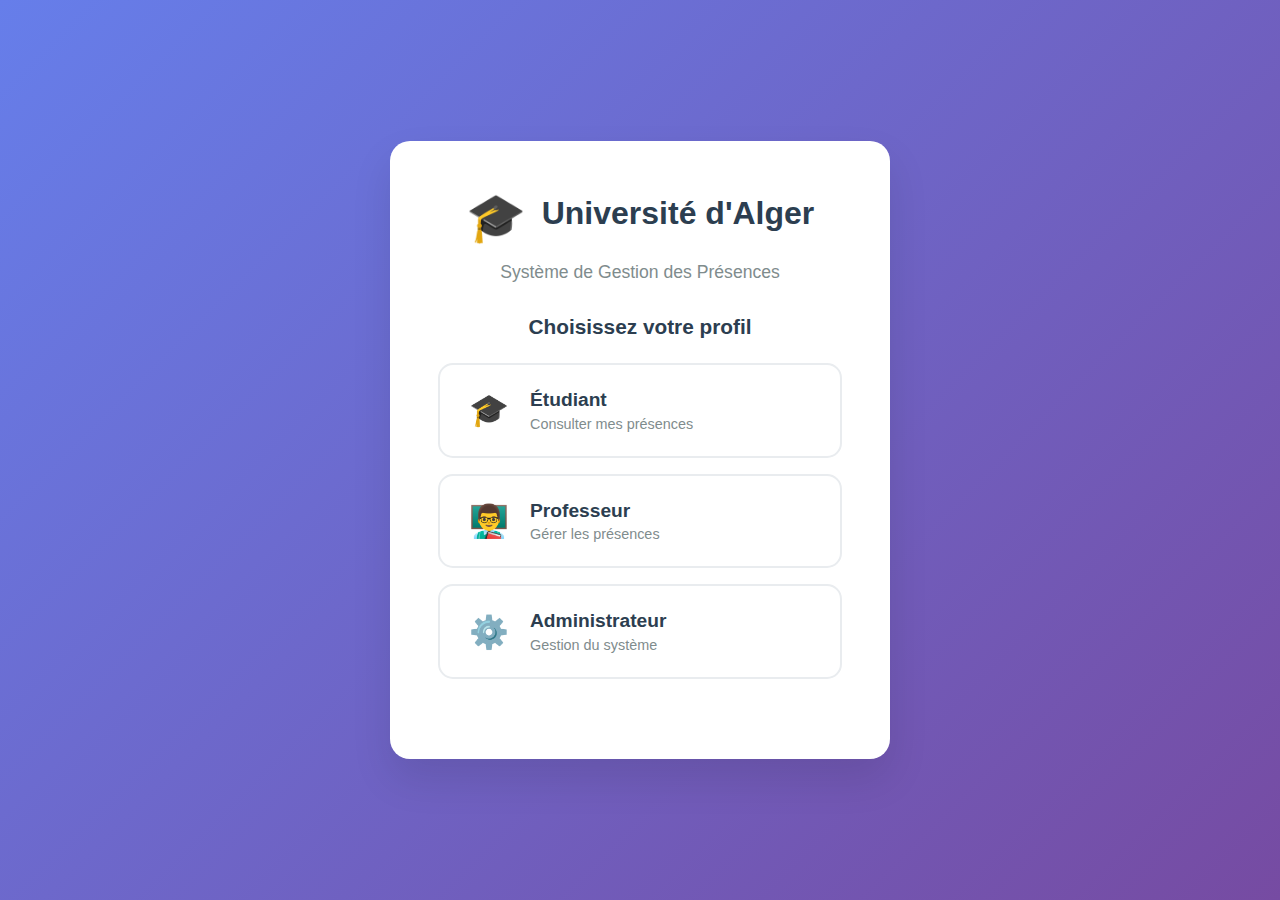
<file: index.html>
<!DOCTYPE html>
<html lang="fr">
<head>
    <meta charset="UTF-8">
    <meta name="viewport" content="width=device-width, initial-scale=1.0">
    <title>Système de Présence - Université d'Alger</title>
    <link rel="stylesheet" href="css/login.css">
</head>
<body class="login-page">
    <div class="login-container">
        <div class="login-header">
            <div class="university-logo">
                <div class="logo-icon">🎓</div>
                <h1>Université d'Alger</h1>
            </div>
            <h2>Système de Gestion des Présences</h2>
        </div>

        <div class="role-selection">
            <h3>Choisissez votre profil</h3>
            <div class="role-buttons">
                <button class="role-btn student-btn" onclick="showLoginForm('student')">
                    <div class="role-icon">🎓</div>
                    <div class="role-info">
                        <span class="role-title">Étudiant</span>
                        <span class="role-desc">Consulter mes présences</span>
                    </div>
                </button>
                
                <button class="role-btn professor-btn" onclick="showLoginForm('professor')">
                    <div class="role-icon">👨‍🏫</div>
                    <div class="role-info">
                        <span class="role-title">Professeur</span>
                        <span class="role-desc">Gérer les présences</span>
                    </div>
                </button>
                
                <button class="role-btn admin-btn" onclick="showLoginForm('admin')">
                    <div class="role-icon">⚙️</div>
                    <div class="role-info">
                        <span class="role-title">Administrateur</span>
                        <span class="role-desc">Gestion du système</span>
                    </div>
                </button>
            </div>
        </div>

        <!-- Formulaire de connexion -->
        <form id="loginForm" class="login-form" style="display: none;">
            <h3 id="formTitle">Connexion</h3>
            
            <div class="form-group">
                <label for="user_id">ID:</label>
                <input type="text" id="user_id" name="user_id" placeholder="Votre ID" required>
            </div>
            
            <div class="form-group">
                <label for="last_name">Nom:</label>
                <input type="text" id="last_name" name="last_name" placeholder="Votre nom" required>
            </div>
            
            <div class="form-group">
                <label for="first_name">Prénom:</label>
                <input type="text" id="first_name" name="first_name" placeholder="Votre prénom" required>
            </div>
            
            <div class="form-group">
                <label for="email">Email:</label>
                <input type="email" id="email" name="email" placeholder="ex: nom@univ-alger.dz" required>
            </div>
            
            <input type="hidden" id="userRole" name="role">
            
            <button type="submit" class="btn-login">Accéder au système</button>
            
            <div class="login-actions">
                <button type="button" class="btn-back" onclick="goBackToRoleSelection()">
                    ← Changer de profil
                </button>
            </div>
        </form>

        <div id="loginMessage" class="message" style="display: none;"></div>
    </div>

    <script src="js/login.js"></script>
</body>
</html>
</file>
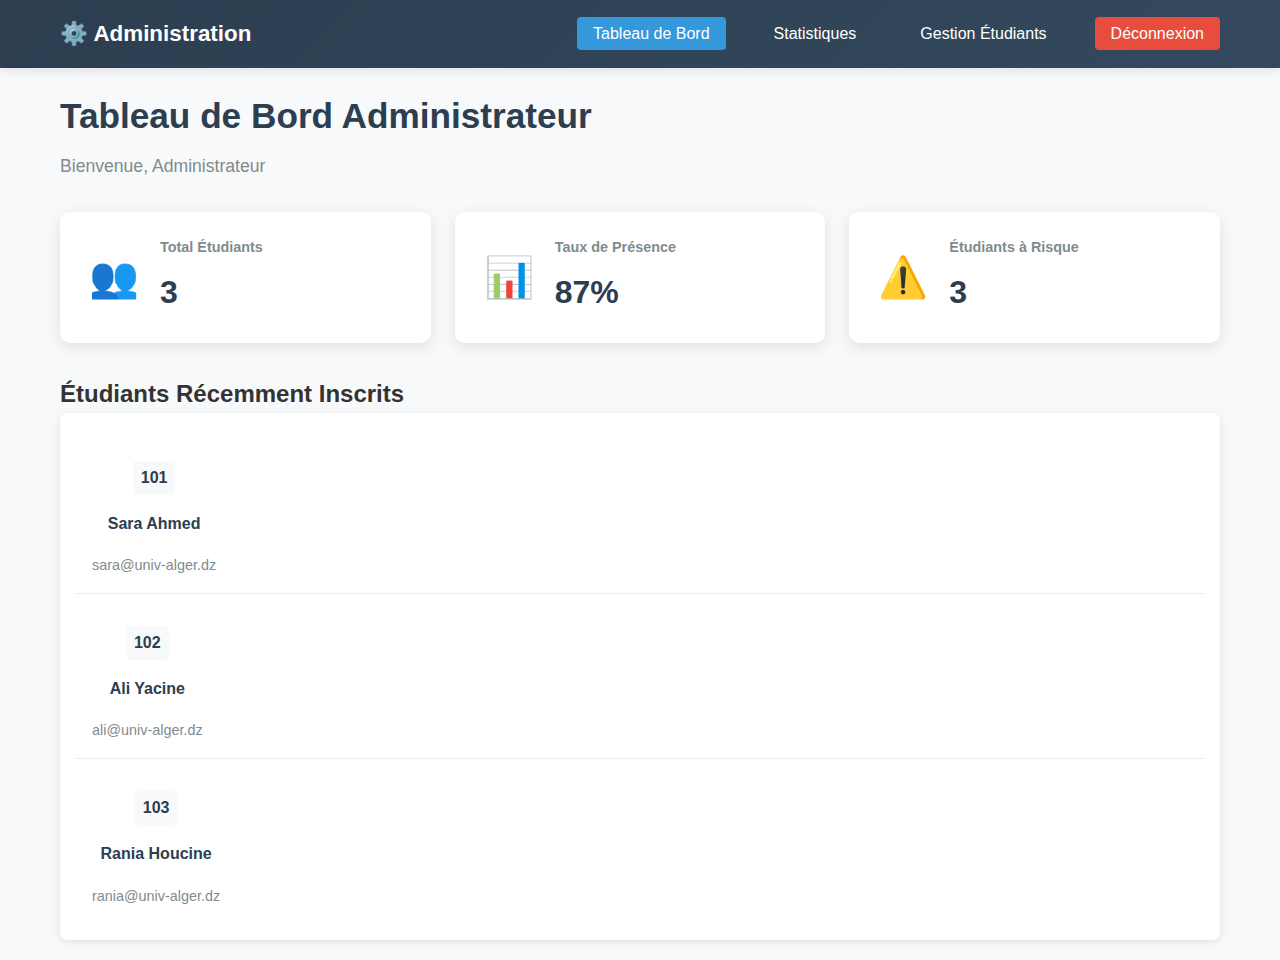
<file: admin/admin_home.html>
<!DOCTYPE html>
<html lang="fr">
<head>
    <meta charset="UTF-8">
    <meta name="viewport" content="width=device-width, initial-scale=1.0">
    <title>Administration - Université d'Alger</title>
    <link rel="stylesheet" href="../css/style.css">
</head>
<body class="admin-dashboard">
    <nav class="navbar">
        <div class="nav-container">
            <div class="nav-logo">
                <h2>⚙️ Administration</h2>
            </div>
            <ul class="nav-menu">
                <li class="nav-item"><a href="admin_home.html" class="nav-link active">Tableau de Bord</a></li>
                <li class="nav-item"><a href="admin_statistics.html" class="nav-link">Statistiques</a></li>
                <li class="nav-item"><a href="admin_students.html" class="nav-link">Gestion Étudiants</a></li>
                <li class="nav-item"><a href="../index.html" class="nav-link logout" onclick="logout()">Déconnexion</a></li>
            </ul>
        </div>
    </nav>

    <main class="main-content">
        <div class="container">
            <div class="dashboard-header">
                <h1>Tableau de Bord Administrateur</h1>
                <p>Bienvenue, <span id="adminName">Administrateur</span></p>
            </div>

            <!-- Cartes de statistiques -->
            <div class="stats-grid">
                <div class="stat-card">
                    <div class="stat-icon">👥</div>
                    <div class="stat-content">
                        <h3>Total Étudiants</h3>
                        <div class="stat-number" id="totalStudents">45</div>
                    </div>
                </div>
                <div class="stat-card">
                    <div class="stat-icon">📊</div>
                    <div class="stat-content">
                        <h3>Taux de Présence</h3>
                        <div class="stat-number">87%</div>
                    </div>
                </div>
                <div class="stat-card">
                    <div class="stat-icon">⚠️</div>
                    <div class="stat-content">
                        <h3>Étudiants à Risque</h3>
                        <div class="stat-number">3</div>
                    </div>
                </div>
            </div>

            <!-- Liste des étudiants récents -->
            <section class="recent-students">
                <h2>Étudiants Récemment Inscrits</h2>
                <div class="students-list" id="recentStudentsList">
                    <!-- Rempli dynamiquement -->
                </div>
            </section>
        </div>
    </main>

    <script src="../js/admin.js"></script>
</body>
</html>
</file>
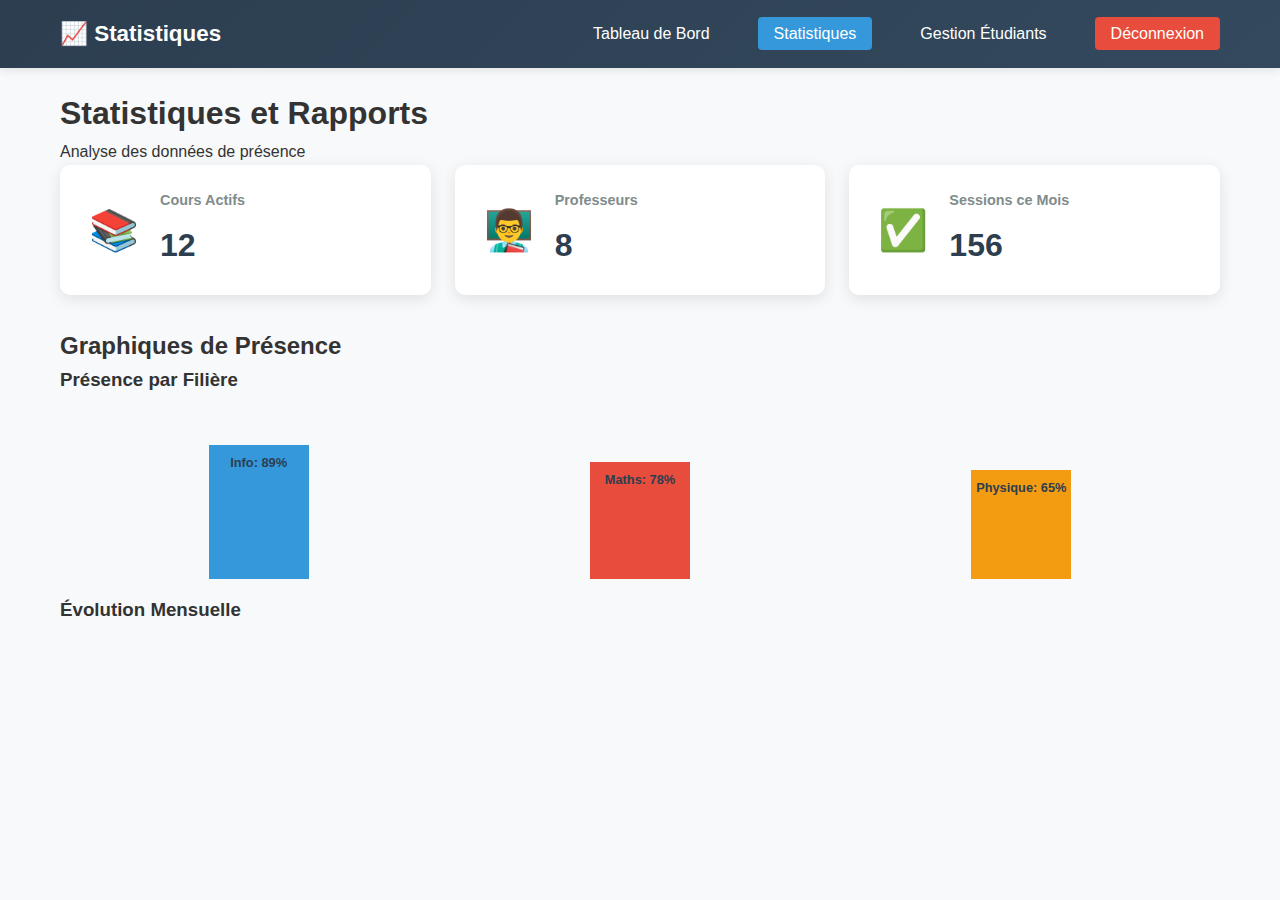
<file: admin/admin_statistics.html>
<!DOCTYPE html>
<html lang="fr">
<head>
    <meta charset="UTF-8">
    <meta name="viewport" content="width=device-width, initial-scale=1.0">
    <title>Statistiques - Administration</title>
    <link rel="stylesheet" href="../css/style.css">
</head>
<body class="admin-statistics">
    <nav class="navbar">
        <div class="nav-container">
            <div class="nav-logo">
                <h2>📈 Statistiques</h2>
            </div>
            <ul class="nav-menu">
                <li class="nav-item"><a href="admin_home.html" class="nav-link">Tableau de Bord</a></li>
                <li class="nav-item"><a href="admin_statistics.html" class="nav-link active">Statistiques</a></li>
                <li class="nav-item"><a href="admin_students.html" class="nav-link">Gestion Étudiants</a></li>
                <li class="nav-item"><a href="../index.html" class="nav-link logout" onclick="logout()">Déconnexion</a></li>
            </ul>
        </div>
    </nav>

    <main class="main-content">
        <div class="container">
            <div class="page-header">
                <h1>Statistiques et Rapports</h1>
                <p>Analyse des données de présence</p>
            </div>

            <!-- Statistiques globales -->
            <div class="stats-grid">
                <div class="stat-card">
                    <div class="stat-icon">📚</div>
                    <div class="stat-content">
                        <h3>Cours Actifs</h3>
                        <div class="stat-number">12</div>
                    </div>
                </div>
                <div class="stat-card">
                    <div class="stat-icon">👨‍🏫</div>
                    <div class="stat-content">
                        <h3>Professeurs</h3>
                        <div class="stat-number">8</div>
                    </div>
                </div>
                <div class="stat-card">
                    <div class="stat-icon">✅</div>
                    <div class="stat-content">
                        <h3>Sessions ce Mois</h3>
                        <div class="stat-number">156</div>
                    </div>
                </div>
            </div>

            <!-- Graphiques -->
            <div class="charts-section">
                <h2>Graphiques de Présence</h2>
                <div class="charts-grid">
                    <div class="chart-card">
                        <h3>Présence par Filière</h3>
                        <div class="chart-placeholder">
                            <div class="chart-bars">
                                <div class="chart-bar" style="height: 80%; background: #3498db;" title="Informatique: 89%">
                                    <span>Info: 89%</span>
                                </div>
                                <div class="chart-bar" style="height: 70%; background: #e74c3c;" title="Maths: 78%">
                                    <span>Maths: 78%</span>
                                </div>
                                <div class="chart-bar" style="height: 65%; background: #f39c12;" title="Physique: 65%">
                                    <span>Physique: 65%</span>
                                </div>
                            </div>
                        </div>
                    </div>

                    <div class="chart-card">
                        <h3>Évolution Mensuelle</h3>
                        <div class="chart-placeholder">
                            <div class="trend-line">
                                <div class="trend-point" style="left: 10%; bottom: 70%;" title="Sep: 82%"></div>
                                <div class="trend-point" style="left: 30%; bottom: 75%;" title="Oct: 85%"></div>
                                <div class="trend-point" style="left: 50%; bottom: 80%;" title="Nov: 88%"></div>
                                <div class="trend-point" style="left: 70%; bottom: 87%;" title="Dec: 87%"></div>
                            </div>
                        </div>
                    </div>
                </div>
            </div>
        </div>
    </main>

    <script src="../js/admin.js"></script>
</body>
</html>
</file>
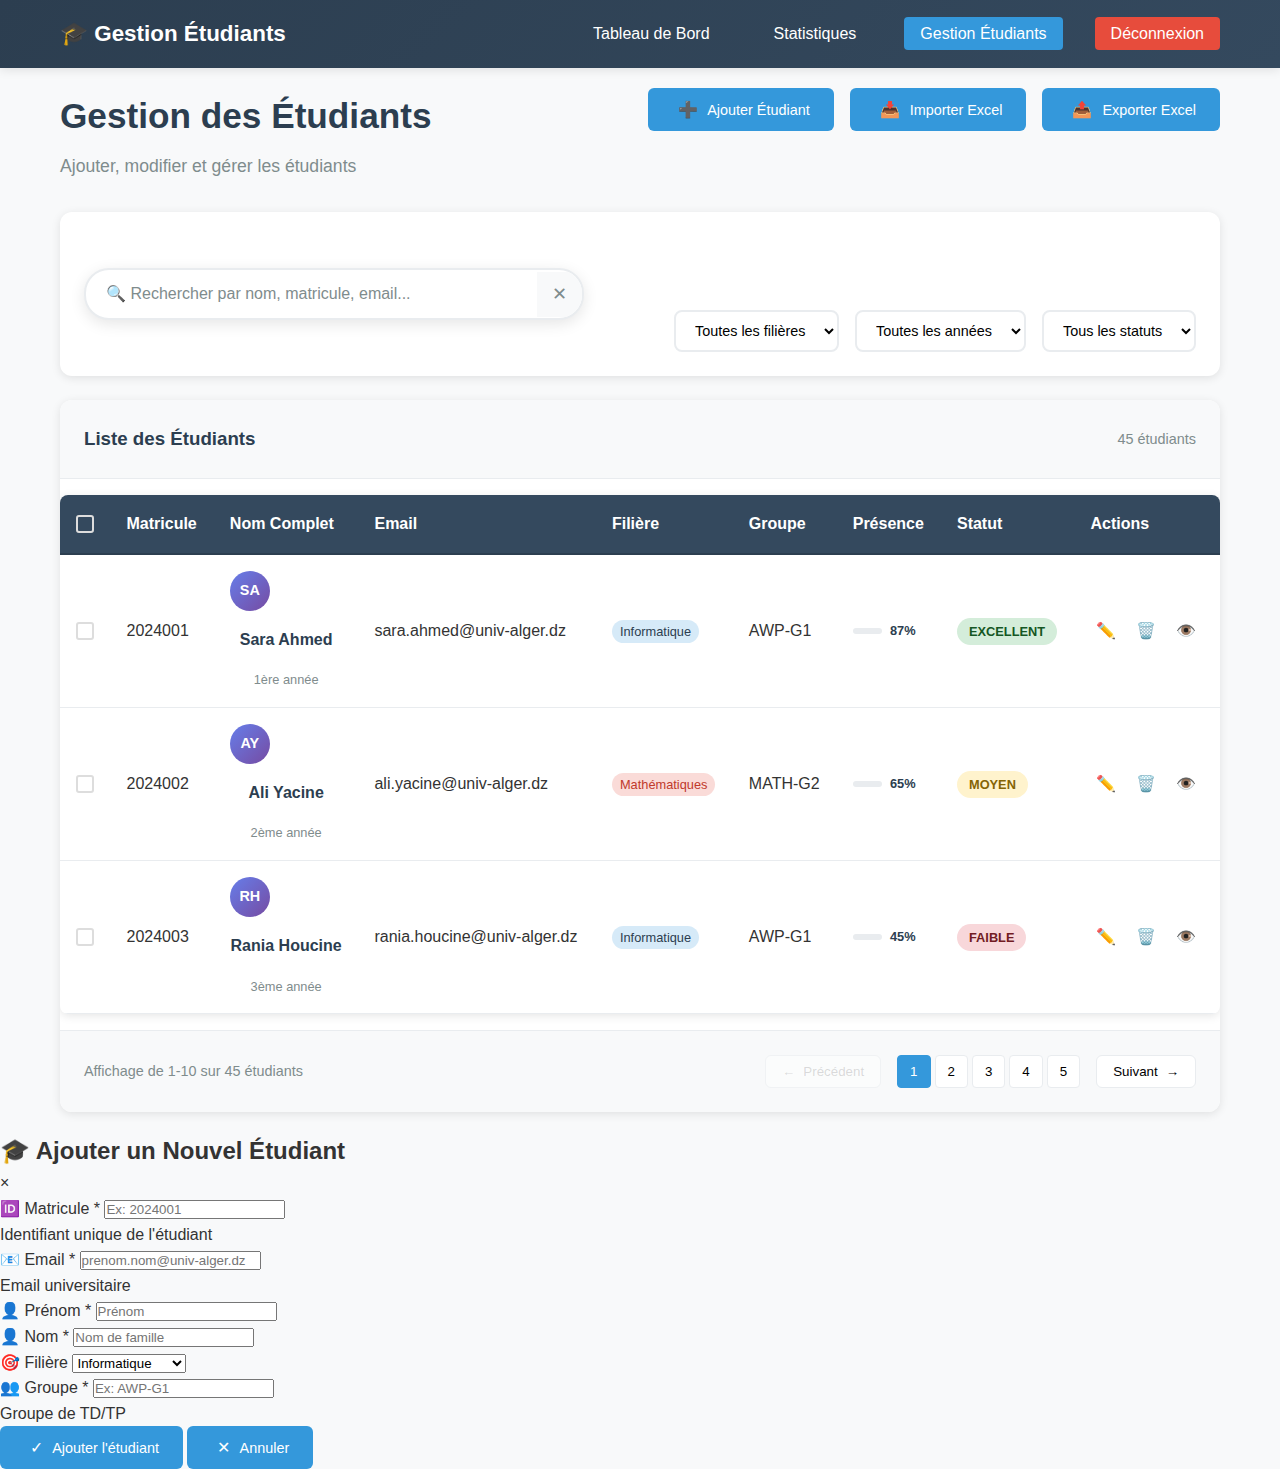
<file: admin/admin_students.html>
<!DOCTYPE html>
<html lang="fr">
<head>
    <meta charset="UTF-8">
    <meta name="viewport" content="width=device-width, initial-scale=1.0">
    <title>Gestion Étudiants - Administration</title>
    <link rel="stylesheet" href="../css/style.css">
</head>
<body class="admin-students">
    <nav class="navbar">
        <div class="nav-container">
            <div class="nav-logo">
                <h2>🎓 Gestion Étudiants</h2>
            </div>
            <ul class="nav-menu">
                <li class="nav-item"><a href="admin_home.html" class="nav-link">Tableau de Bord</a></li>
                <li class="nav-item"><a href="admin_statistics.html" class="nav-link">Statistiques</a></li>
                <li class="nav-item"><a href="admin_students.html" class="nav-link active">Gestion Étudiants</a></li>
                <li class="nav-item"><a href="#" class="nav-link logout" onclick="logout()">Déconnexion</a></li>
            </ul>
        </div>
    </nav>

    <main class="main-content">
        <div class="container">
            <!-- En-tête amélioré -->
            <div class="page-header">
                <div class="header-content">
                    <h1>Gestion des Étudiants</h1>
                    <p>Ajouter, modifier et gérer les étudiants</p>
                </div>
                <div class="header-actions">
                    <button class="btn btn-primary" onclick="showAddStudentModal()">
                        <span class="btn-icon">➕</span>
                        Ajouter Étudiant
                    </button>
                    <button class="btn btn-success" onclick="importStudents()">
                        <span class="btn-icon">📥</span>
                        Importer Excel
                    </button>
                    <button class="btn btn-info" onclick="exportStudents()">
                        <span class="btn-icon">📤</span>
                        Exporter Excel
                    </button>
                </div>
            </div>

            <!-- Barre de recherche et filtres améliorés -->
            <div class="filters-section">
                <div class="search-container">
                    <div class="search-box">
                        <input type="text" id="studentSearch" placeholder="🔍 Rechercher par nom, matricule, email...">
                        <button class="clear-search" onclick="clearSearch()">✕</button>
                    </div>
                </div>
                
                <div class="filter-group">
                    <select id="facultyFilter" class="filter-select">
                        <option value="all">Toutes les filières</option>
                        <option value="info">Informatique</option>
                        <option value="math">Mathématiques</option>
                        <option value="physique">Physique</option>
                        <option value="chimie">Chimie</option>
                    </select>
                    
                    <select id="yearFilter" class="filter-select">
                        <option value="all">Toutes les années</option>
                        <option value="1">1ère année</option>
                        <option value="2">2ème année</option>
                        <option value="3">3ème année</option>
                    </select>
                    
                    <select id="statusFilter" class="filter-select">
                        <option value="all">Tous les statuts</option>
                        <option value="good">Bon</option>
                        <option value="warning">Moyen</option>
                        <option value="danger">Faible</option>
                    </select>
                </div>
            </div>

            <!-- Tableau amélioré -->
            <div class="table-section">
                <div class="table-header">
                    <h3>Liste des Étudiants</h3>
                    <div class="table-info">
                        <span id="studentCount">45 étudiants</span>
                    </div>
                </div>
                
                <div class="table-container">
                    <table class="students-table">
                        <thead>
                            <tr>
                                <th>
                                    <label class="checkbox-container">
                                        <input type="checkbox" id="selectAll">
                                        <span class="checkmark"></span>
                                    </label>
                                </th>
                                <th>Matricule</th>
                                <th>Nom Complet</th>
                                <th>Email</th>
                                <th>Filière</th>
                                <th>Groupe</th>
                                <th>Présence</th>
                                <th>Statut</th>
                                <th>Actions</th>
                            </tr>
                        </thead>
                        <tbody id="studentsTable">
                            <!-- Rempli dynamiquement -->
                            <tr>
                                <td>
                                    <label class="checkbox-container">
                                        <input type="checkbox" class="student-checkbox">
                                        <span class="checkmark"></span>
                                    </label>
                                </td>
                                <td>2024001</td>
                                <td>
                                    <div class="student-avatar">SA</div>
                                    <div class="student-info">
                                        <div class="student-name">Sara Ahmed</div>
                                        <div class="student-details">1ère année</div>
                                    </div>
                                </td>
                                <td>sara.ahmed@univ-alger.dz</td>
                                <td><span class="faculty-badge info">Informatique</span></td>
                                <td>AWP-G1</td>
                                <td>
                                    <div class="attendance-progress">
                                        <div class="progress-bar">
                                            <div class="progress-fill" style="width: 87%"></div>
                                        </div>
                                        <span class="progress-text">87%</span>
                                    </div>
                                </td>
                                <td><span class="status-badge good">Excellent</span></td>
                                <td>
                                    <div class="action-buttons">
                                        <button class="btn-icon edit" title="Modifier" onclick="editStudent('2024001')">
                                            ✏️
                                        </button>
                                        <button class="btn-icon delete" title="Supprimer" onclick="deleteStudent('2024001')">
                                            🗑️
                                        </button>
                                        <button class="btn-icon view" title="Voir profil" onclick="viewStudent('2024001')">
                                            👁️
                                        </button>
                                    </div>
                                </td>
                            </tr>
                            
                            <tr>
                                <td>
                                    <label class="checkbox-container">
                                        <input type="checkbox" class="student-checkbox">
                                        <span class="checkmark"></span>
                                    </label>
                                </td>
                                <td>2024002</td>
                                <td>
                                    <div class="student-avatar">AY</div>
                                    <div class="student-info">
                                        <div class="student-name">Ali Yacine</div>
                                        <div class="student-details">2ème année</div>
                                    </div>
                                </td>
                                <td>ali.yacine@univ-alger.dz</td>
                                <td><span class="faculty-badge math">Mathématiques</span></td>
                                <td>MATH-G2</td>
                                <td>
                                    <div class="attendance-progress">
                                        <div class="progress-bar">
                                            <div class="progress-fill" style="width: 65%"></div>
                                        </div>
                                        <span class="progress-text">65%</span>
                                    </div>
                                </td>
                                <td><span class="status-badge warning">Moyen</span></td>
                                <td>
                                    <div class="action-buttons">
                                        <button class="btn-icon edit" title="Modifier" onclick="editStudent('2024002')">
                                            ✏️
                                        </button>
                                        <button class="btn-icon delete" title="Supprimer" onclick="deleteStudent('2024002')">
                                            🗑️
                                        </button>
                                        <button class="btn-icon view" title="Voir profil" onclick="viewStudent('2024002')">
                                            👁️
                                        </button>
                                    </div>
                                </td>
                            </tr>
                            
                            <tr>
                                <td>
                                    <label class="checkbox-container">
                                        <input type="checkbox" class="student-checkbox">
                                        <span class="checkmark"></span>
                                    </label>
                                </td>
                                <td>2024003</td>
                                <td>
                                    <div class="student-avatar">RH</div>
                                    <div class="student-info">
                                        <div class="student-name">Rania Houcine</div>
                                        <div class="student-details">3ème année</div>
                                    </div>
                                </td>
                                <td>rania.houcine@univ-alger.dz</td>
                                <td><span class="faculty-badge info">Informatique</span></td>
                                <td>AWP-G1</td>
                                <td>
                                    <div class="attendance-progress">
                                        <div class="progress-bar">
                                            <div class="progress-fill" style="width: 45%"></div>
                                        </div>
                                        <span class="progress-text">45%</span>
                                    </div>
                                </td>
                                <td><span class="status-badge danger">Faible</span></td>
                                <td>
                                    <div class="action-buttons">
                                        <button class="btn-icon edit" title="Modifier" onclick="editStudent('2024003')">
                                            ✏️
                                        </button>
                                        <button class="btn-icon delete" title="Supprimer" onclick="deleteStudent('2024003')">
                                            🗑️
                                        </button>
                                        <button class="btn-icon view" title="Voir profil" onclick="viewStudent('2024003')">
                                            👁️
                                        </button>
                                    </div>
                                </td>
                            </tr>
                        </tbody>
                    </table>
                </div>

                <!-- Pagination améliorée -->
                <div class="pagination">
                    <div class="pagination-info">
                        <span>Affichage de 1-10 sur 45 étudiants</span>
                    </div>
                    <div class="pagination-controls">
                        <button class="pagination-btn prev" disabled>
                            <span>←</span>
                            Précédent
                        </button>
                        <div class="pagination-pages">
                            <button class="page-number active">1</button>
                            <button class="page-number">2</button>
                            <button class="page-number">3</button>
                            <button class="page-number">4</button>
                            <button class="page-number">5</button>
                        </div>
                        <button class="pagination-btn next">
                            Suivant
                            <span>→</span>
                        </button>
                    </div>
                </div>
            </div>
        </div>
    </main>

    <!-- Modal Ajouter Étudiant Amélioré -->
    <div id="addStudentModal" class="modal">
        <div class="modal-content enhanced-modal">
            <div class="modal-header">
                <h2>🎓 Ajouter un Nouvel Étudiant</h2>
                <span class="close" onclick="closeModal()">&times;</span>
            </div>
            <form id="addStudentForm">
                <div class="form-row">
                    <div class="form-group">
                        <label for="newMatricule">
                            <span class="label-icon">🆔</span>
                            Matricule *
                        </label>
                        <input type="text" id="newMatricule" placeholder="Ex: 2024001" required>
                        <div class="input-hint">Identifiant unique de l'étudiant</div>
                    </div>
                    <div class="form-group">
                        <label for="newEmail">
                            <span class="label-icon">📧</span>
                            Email *
                        </label>
                        <input type="email" id="newEmail" placeholder="prenom.nom@univ-alger.dz" required>
                        <div class="input-hint">Email universitaire</div>
                    </div>
                </div>
                <div class="form-row">
                    <div class="form-group">
                        <label for="newFirstName">
                            <span class="label-icon">👤</span>
                            Prénom *
                        </label>
                        <input type="text" id="newFirstName" placeholder="Prénom" required>
                    </div>
                    <div class="form-group">
                        <label for="newLastName">
                            <span class="label-icon">👤</span>
                            Nom *
                        </label>
                        <input type="text" id="newLastName" placeholder="Nom de famille" required>
                    </div>
                </div>
                <div class="form-row">
                    <div class="form-group">
                        <label for="newFaculty">
                            <span class="label-icon">🎯</span>
                            Filière
                        </label>
                        <select id="newFaculty">
                            <option value="info">Informatique</option>
                            <option value="math">Mathématiques</option>
                            <option value="physique">Physique</option>
                            <option value="chimie">Chimie</option>
                        </select>
                    </div>
                    <div class="form-group">
                        <label for="newGroup">
                            <span class="label-icon">👥</span>
                            Groupe *
                        </label>
                        <input type="text" id="newGroup" placeholder="Ex: AWP-G1" required>
                        <div class="input-hint">Groupe de TD/TP</div>
                    </div>
                </div>
                <div class="form-actions">
                    <button type="submit" class="btn btn-primary">
                        <span class="btn-icon">✓</span>
                        Ajouter l'étudiant
                    </button>
                    <button type="button" class="btn btn-secondary" onclick="closeModal()">
                        <span class="btn-icon">✕</span>
                        Annuler
                    </button>
                </div>
            </form>
        </div>
    </div>

    <script src="../js/admin.js"></script>
</body>
</html>
</file>
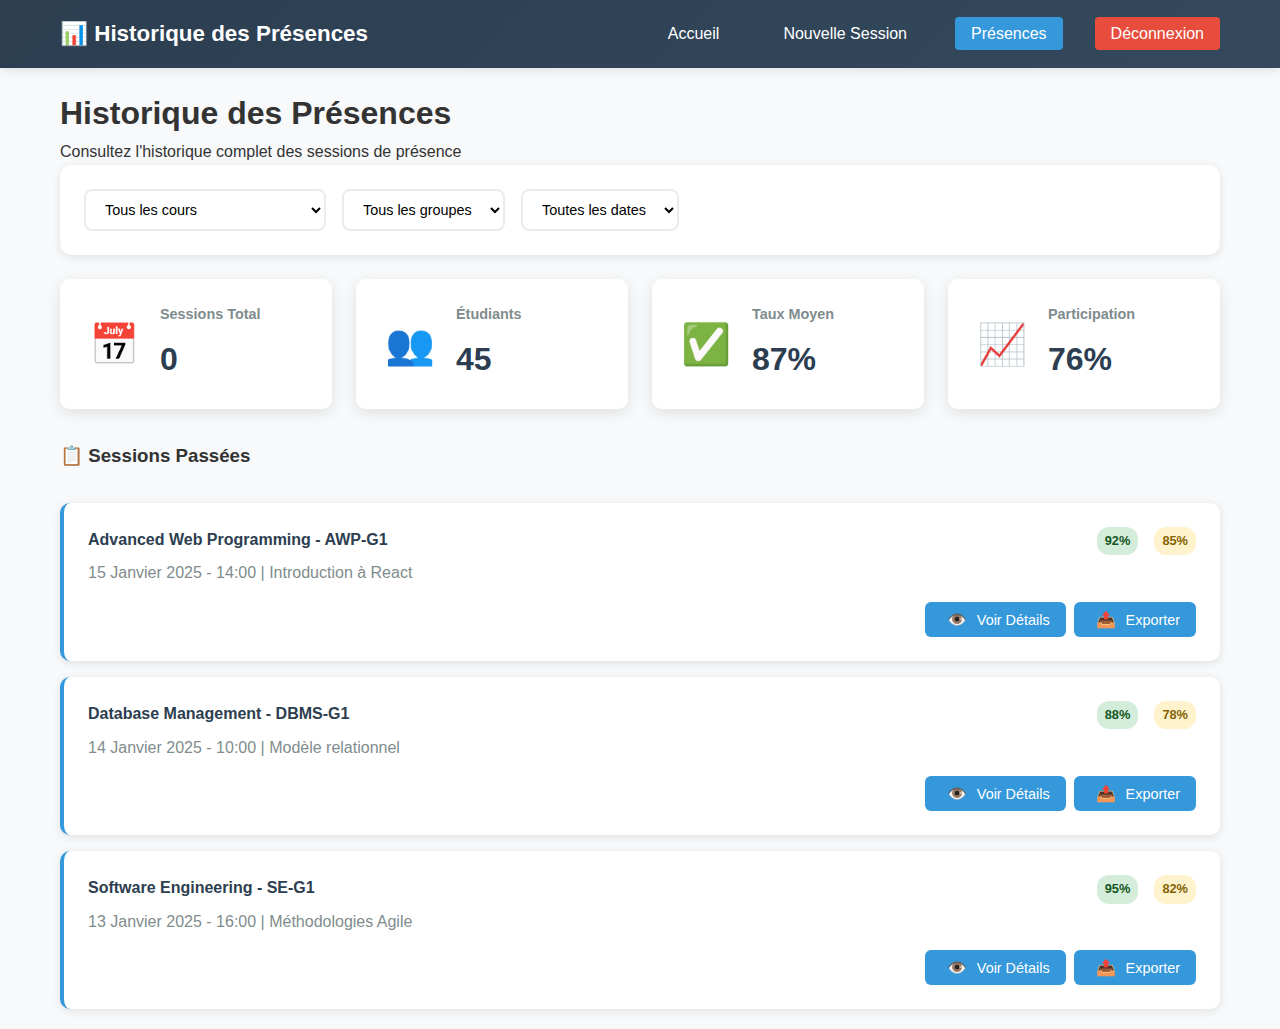
<file: professor/professor_attendance.html>
<!DOCTYPE html>
<html lang="fr">
<head>
    <meta charset="UTF-8">
    <meta name="viewport" content="width=device-width, initial-scale=1.0">
    <title>Présences - Professeur</title>
    <link rel="stylesheet" href="../css/style.css">
</head>
<body class="professor-attendance">
    <nav class="navbar">
        <div class="nav-container">
            <div class="nav-logo">
                <h2>📊 Historique des Présences</h2>
            </div>
            <ul class="nav-menu">
                <li class="nav-item"><a href="professor_home.html" class="nav-link">Accueil</a></li>
                <li class="nav-item"><a href="professor_session.html" class="nav-link">Nouvelle Session</a></li>
                <li class="nav-item"><a href="professor_attendance.html" class="nav-link active">Présences</a></li>
                <li class="nav-item"><a href="#" class="nav-link logout" onclick="logout()">Déconnexion</a></li>
            </ul>
        </div>
    </nav>

    <main class="main-content">
        <div class="container">
            <div class="page-header">
                <h1>Historique des Présences</h1>
                <p>Consultez l'historique complet des sessions de présence</p>
            </div>

            <!-- Filtres -->
            <div class="filters-section">
                <div class="filter-group">
                    <select id="courseFilter" class="filter-select">
                        <option value="all">Tous les cours</option>
                        <option value="AWP">Advanced Web Programming</option>
                        <option value="DBMS">Database Management</option>
                        <option value="SE">Software Engineering</option>
                    </select>
                    
                    <select id="groupFilter" class="filter-select">
                        <option value="all">Tous les groupes</option>
                        <option value="AWP-G1">AWP-G1</option>
                        <option value="AWP-G2">AWP-G2</option>
                        <option value="DBMS-G1">DBMS-G1</option>
                    </select>
                    
                    <select id="dateFilter" class="filter-select">
                        <option value="all">Toutes les dates</option>
                        <option value="today">Aujourd'hui</option>
                        <option value="week">Cette semaine</option>
                        <option value="month">Ce mois</option>
                    </select>
                </div>
            </div>

            <!-- Statistiques -->
            <div class="stats-grid">
                <div class="stat-card">
                    <div class="stat-icon">📅</div>
                    <div class="stat-content">
                        <h3>Sessions Total</h3>
                        <div class="stat-number" id="totalSessions">12</div>
                    </div>
                </div>
                <div class="stat-card">
                    <div class="stat-icon">👥</div>
                    <div class="stat-content">
                        <h3>Étudiants</h3>
                        <div class="stat-number" id="totalStudents">45</div>
                    </div>
                </div>
                <div class="stat-card">
                    <div class="stat-icon">✅</div>
                    <div class="stat-content">
                        <h3>Taux Moyen</h3>
                        <div class="stat-number" id="avgAttendance">87%</div>
                    </div>
                </div>
                <div class="stat-card">
                    <div class="stat-icon">📈</div>
                    <div class="stat-content">
                        <h3>Participation</h3>
                        <div class="stat-number" id="avgParticipation">76%</div>
                    </div>
                </div>
            </div>

            <!-- Liste des sessions -->
            <div class="sessions-history">
                <h3>📋 Sessions Passées</h3>
                <div class="sessions-list">
                    <!-- Session 1 -->
                    <div class="session-card">
                        <div class="session-header">
                            <div class="session-info">
                                <h4>Advanced Web Programming - AWP-G1</h4>
                                <p>15 Janvier 2025 - 14:00 | Introduction à React</p>
                            </div>
                            <div class="session-stats">
                                <span class="attendance-rate">92%</span>
                                <span class="participation-rate">85%</span>
                            </div>
                        </div>
                        <div class="session-actions">
                            <button class="btn btn-primary btn-small" onclick="viewSessionDetails(1)">
                                <span class="btn-icon">👁️</span>
                                Voir Détails
                            </button>
                            <button class="btn btn-info btn-small" onclick="exportSession(1)">
                                <span class="btn-icon">📤</span>
                                Exporter
                            </button>
                        </div>
                    </div>

                    <!-- Session 2 -->
                    <div class="session-card">
                        <div class="session-header">
                            <div class="session-info">
                                <h4>Database Management - DBMS-G1</h4>
                                <p>14 Janvier 2025 - 10:00 | Modèle relationnel</p>
                            </div>
                            <div class="session-stats">
                                <span class="attendance-rate">88%</span>
                                <span class="participation-rate">78%</span>
                            </div>
                        </div>
                        <div class="session-actions">
                            <button class="btn btn-primary btn-small" onclick="viewSessionDetails(2)">
                                <span class="btn-icon">👁️</span>
                                Voir Détails
                            </button>
                            <button class="btn btn-info btn-small" onclick="exportSession(2)">
                                <span class="btn-icon">📤</span>
                                Exporter
                            </button>
                        </div>
                    </div>

                    <!-- Session 3 -->
                    <div class="session-card">
                        <div class="session-header">
                            <div class="session-info">
                                <h4>Software Engineering - SE-G1</h4>
                                <p>13 Janvier 2025 - 16:00 | Méthodologies Agile</p>
                            </div>
                            <div class="session-stats">
                                <span class="attendance-rate">95%</span>
                                <span class="participation-rate">82%</span>
                            </div>
                        </div>
                        <div class="session-actions">
                            <button class="btn btn-primary btn-small" onclick="viewSessionDetails(3)">
                                <span class="btn-icon">👁️</span>
                                Voir Détails
                            </button>
                            <button class="btn btn-info btn-small" onclick="exportSession(3)">
                                <span class="btn-icon">📤</span>
                                Exporter
                            </button>
                        </div>
                    </div>
                </div>
            </div>
        </div>
    </main>

    <script src="../js/professor_attendance.js"></script>
</body>
</html>
</file>
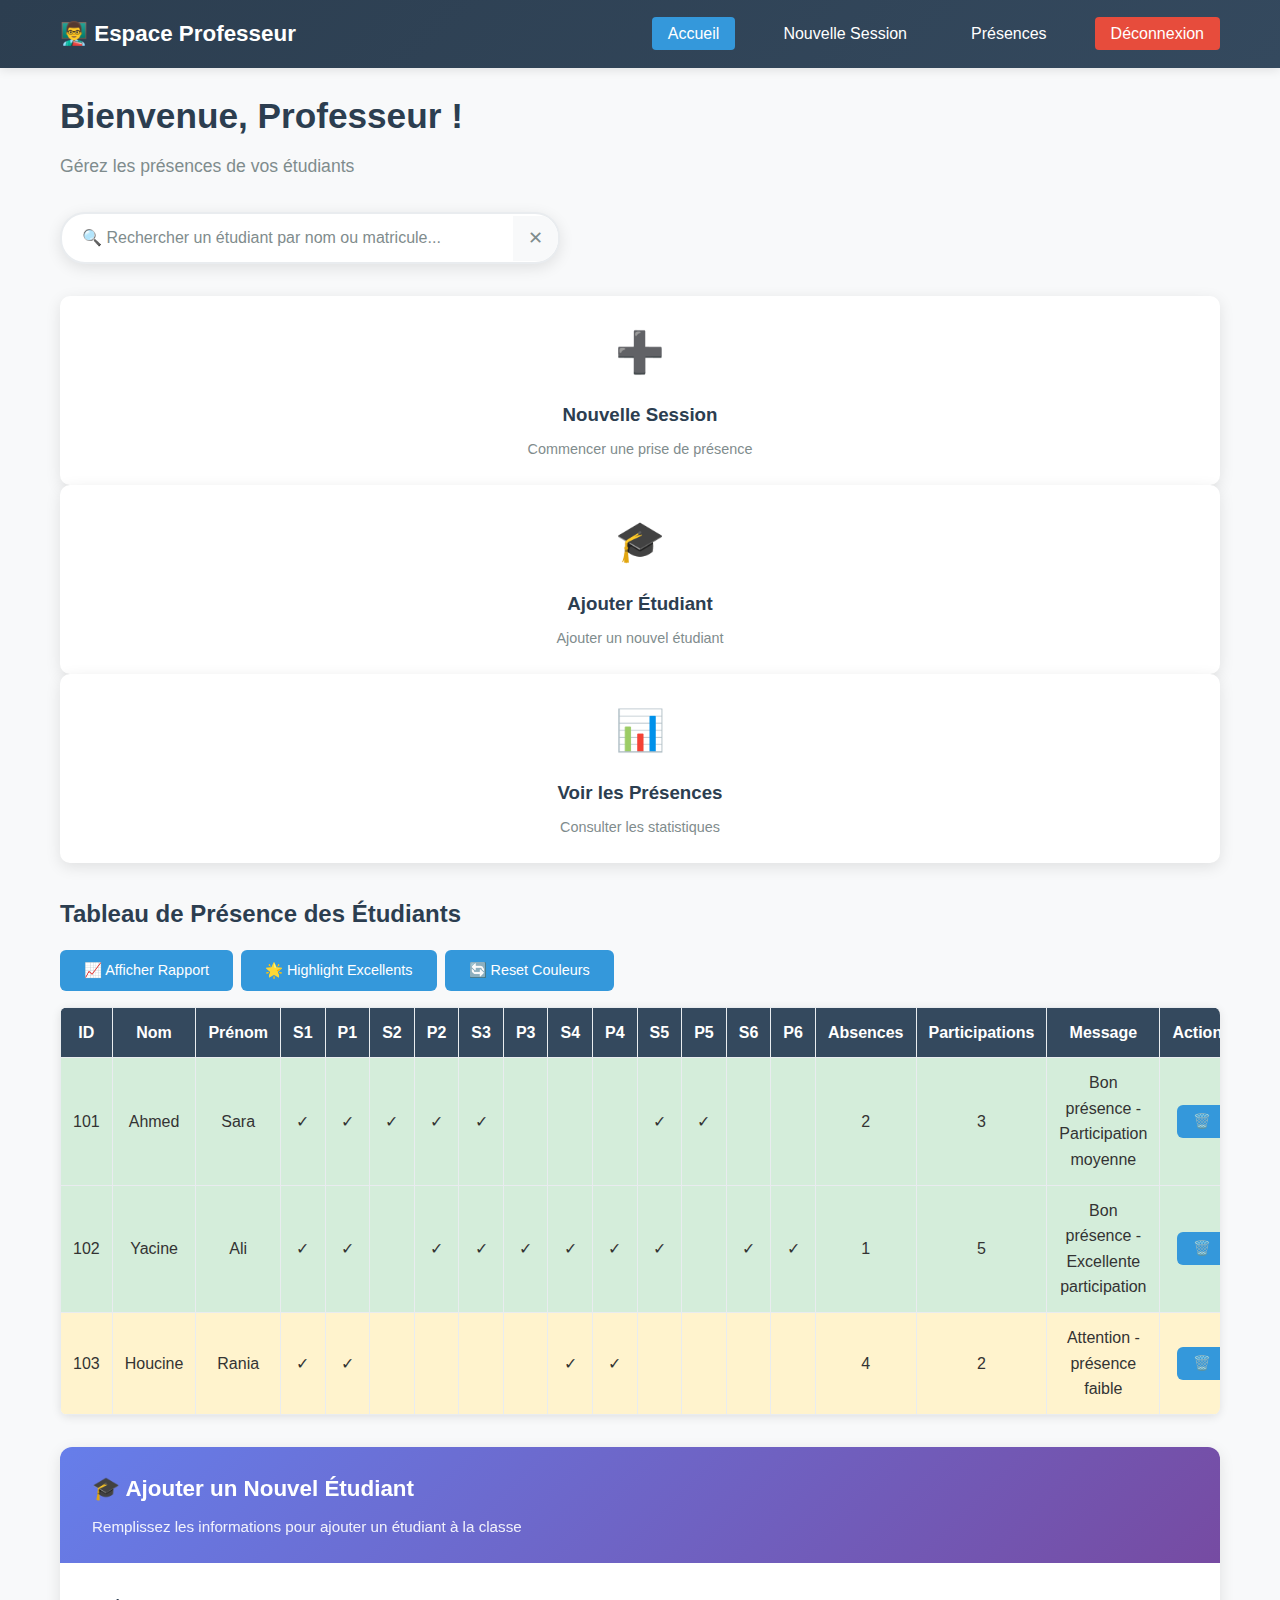
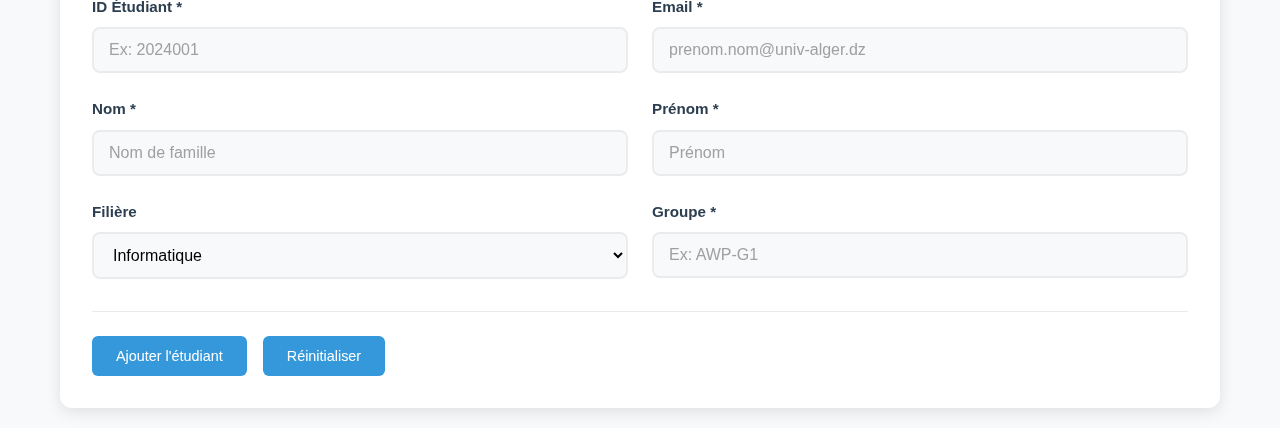
<file: professor/professor_home.html>
<!DOCTYPE html>
<html lang="fr">
<head>
    <meta charset="UTF-8">
    <meta name="viewport" content="width=device-width, initial-scale=1.0">
    <title>Espace Professeur - Université d'Alger</title>
    <link rel="stylesheet" href="../css/style.css">
    <script src="https://code.jquery.com/jquery-3.6.0.min.js"></script>
</head>
<body class="professor-dashboard">
    <nav class="navbar">
        <div class="nav-container">
            <div class="nav-logo">
                <h2>👨‍🏫 Espace Professeur</h2>
            </div>
            <ul class="nav-menu">
                <li class="nav-item"><a href="professor_home.html" class="nav-link active">Accueil</a></li>
                <li class="nav-item"><a href="professor_session.html" class="nav-link">Nouvelle Session</a></li>
                <li class="nav-item"><a href="professor_attendance.html" class="nav-link">Présences</a></li>
                <li class="nav-item"><a href="#" class="nav-link logout" onclick="logout()">Déconnexion</a></li>
            </ul>
        </div>
    </nav>

    <main class="main-content">
        <div class="container">
            <div class="dashboard-header">
                <h1>Bienvenue, <span id="professorName">Professeur</span> !</h1>
                <p>Gérez les présences de vos étudiants</p>
            </div>

            <!-- Barre de recherche -->
            <div class="search-container">
                <div class="search-box">
                    <input type="text" id="studentSearch" placeholder="🔍 Rechercher un étudiant par nom ou matricule...">
                    <button class="clear-search" onclick="clearSearch()">✕</button>
                </div>
            </div>

            <!-- Actions rapides -->
            <div class="quick-actions">
                <div class="action-card" onclick="createNewSession()">
                    <div class="action-icon">➕</div>
                    <h3>Nouvelle Session</h3>
                    <p>Commencer une prise de présence</p>
                </div>
                <div class="action-card" onclick="scrollToForm()">
                    <div class="action-icon">🎓</div>
                    <h3>Ajouter Étudiant</h3>
                    <p>Ajouter un nouvel étudiant</p>
                </div>
                <div class="action-card" onclick="viewAttendance()">
                    <div class="action-icon">📊</div>
                    <h3>Voir les Présences</h3>
                    <p>Consulter les statistiques</p>
                </div>
            </div>

            <!-- Tableau de présence -->
            <section class="attendance-section">
                <h2>Tableau de Présence des Étudiants</h2>
                
                <div class="controls">
                    <button id="showReport" class="btn">📈 Afficher Rapport</button>
                    <button id="highlightExcellent" class="btn">🌟 Highlight Excellents</button>
                    <button id="resetColors" class="btn">🔄 Reset Couleurs</button>
                </div>

                <div class="table-container">
                    <table id="professorAttendanceTable" class="attendance-table">
                        <thead>
                            <tr>
                                <th>ID</th>
                                <th>Nom</th>
                                <th>Prénom</th>
                                <th>S1</th><th>P1</th>
                                <th>S2</th><th>P2</th>
                                <th>S3</th><th>P3</th>
                                <th>S4</th><th>P4</th>
                                <th>S5</th><th>P5</th>
                                <th>S6</th><th>P6</th>
                                <th>Absences</th>
                                <th>Participations</th>
                                <th>Message</th>
                                <th>Actions</th>
                            </tr>
                        </thead>
                        <tbody id="attendanceTableBody">
                            <!-- Rempli dynamiquement -->
                        </tbody>
                    </table>
                </div>

                <!-- Section rapport -->
                <div id="reportSection" class="report-section" style="display: none;">
                    <h3>📊 Rapport de Présence</h3>
                    <div id="reportContent"></div>
                    <div class="chart-container">
                        <div class="chart-bars">
                            <div class="chart-bar total" data-tooltip="Total Étudiants: 45">
                                <div class="bar-fill" style="height: 100%"></div>
                                <span>Total</span>
                            </div>
                            <div class="chart-bar present" data-tooltip="Présents: 39 (87%)">
                                <div class="bar-fill" style="height: 87%"></div>
                                <span>Présents</span>
                            </div>
                            <div class="chart-bar participation" data-tooltip="Participation: 32 (71%)">
                                <div class="bar-fill" style="height: 71%"></div>
                                <span>Participation</span>
                            </div>
                        </div>
                    </div>
                </div>
            </section>

            <!-- FORMULAIRE AJOUT ÉTUDIANT INTÉGRÉ -->
            <section class="add-student-section">
                <div class="section-header">
                    <h2>🎓 Ajouter un Nouvel Étudiant</h2>
                    <p>Remplissez les informations pour ajouter un étudiant à la classe</p>
                </div>

                <form id="addStudentForm" class="student-form">
                    <div class="form-row">
                        <div class="form-group">
                            <label for="newStudentId">ID Étudiant *</label>
                            <input type="text" id="newStudentId" placeholder="Ex: 2024001" required>
                        </div>
                        <div class="form-group">
                            <label for="newStudentEmail">Email *</label>
                            <input type="email" id="newStudentEmail" placeholder="prenom.nom@univ-alger.dz" required>
                        </div>
                    </div>

                    <div class="form-row">
                        <div class="form-group">
                            <label for="newStudentLastName">Nom *</label>
                            <input type="text" id="newStudentLastName" placeholder="Nom de famille" required>
                        </div>
                        <div class="form-group">
                            <label for="newStudentFirstName">Prénom *</label>
                            <input type="text" id="newStudentFirstName" placeholder="Prénom" required>
                        </div>
                    </div>

                    <div class="form-row">
                        <div class="form-group">
                            <label for="newStudentFaculty">Filière</label>
                            <select id="newStudentFaculty">
                                <option value="info">Informatique</option>
                                <option value="math">Mathématiques</option>
                                <option value="physique">Physique</option>
                            </select>
                        </div>
                        <div class="form-group">
                            <label for="newStudentGroup">Groupe *</label>
                            <input type="text" id="newStudentGroup" placeholder="Ex: AWP-G1" required>
                        </div>
                    </div>

                    <div class="form-actions">
                        <button type="submit" class="btn btn-primary">Ajouter l'étudiant</button>
                        <button type="reset" class="btn btn-secondary">Réinitialiser</button>
                    </div>
                </form>
            </section>
        </div>
    </main>

    <script src="../js/professor.js"></script>
</body>
</html>
</file>
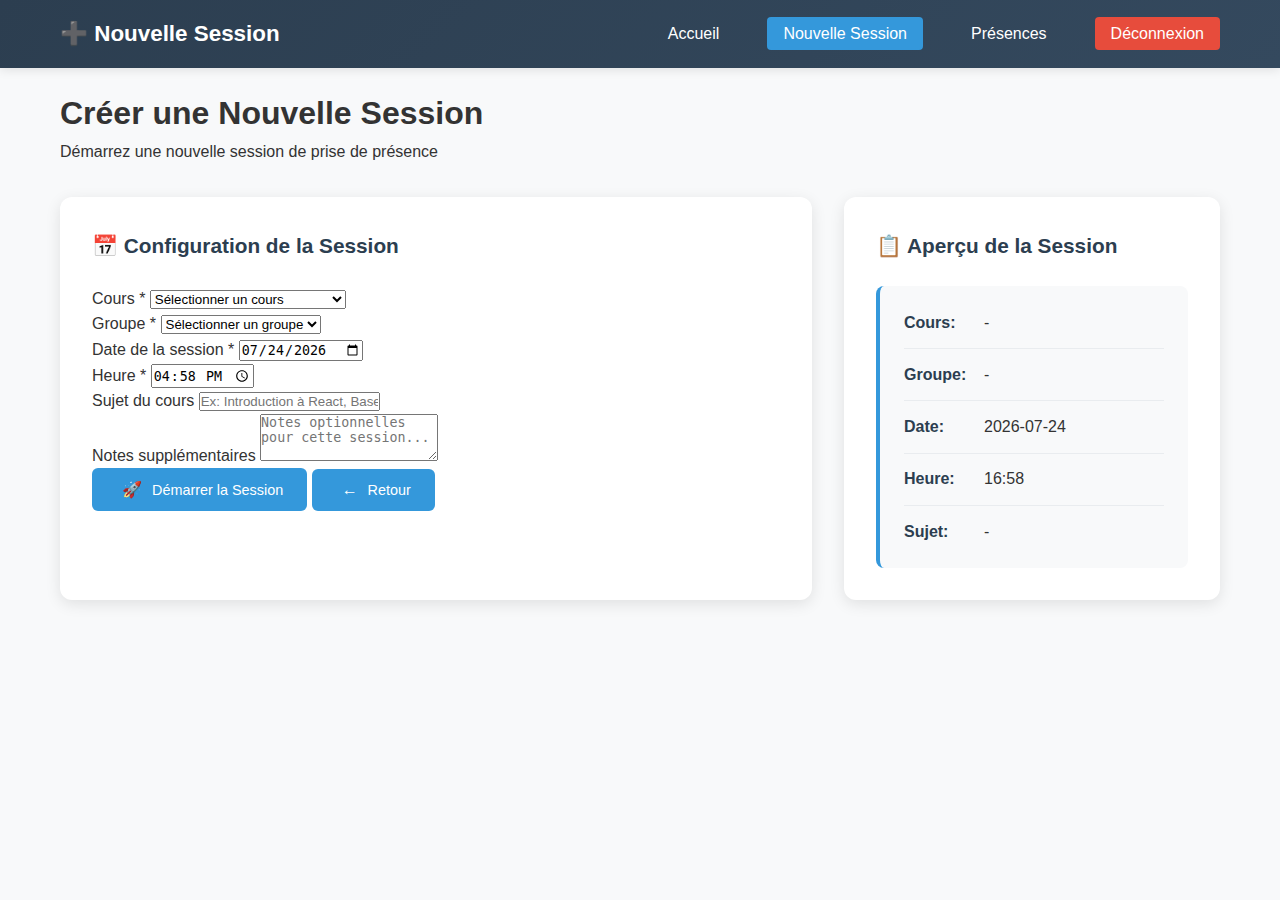
<file: professor/professor_session.html>
<!DOCTYPE html>
<html lang="fr">
<head>
    <meta charset="UTF-8">
    <meta name="viewport" content="width=device-width, initial-scale=1.0">
    <title>Nouvelle Session - Professeur</title>
    <link rel="stylesheet" href="../css/style.css">
</head>
<body class="professor-session">
    <nav class="navbar">
        <div class="nav-container">
            <div class="nav-logo">
                <h2>➕ Nouvelle Session</h2>
            </div>
            <ul class="nav-menu">
                <li class="nav-item"><a href="professor_home.html" class="nav-link">Accueil</a></li>
                <li class="nav-item"><a href="professor_session.html" class="nav-link active">Nouvelle Session</a></li>
                <li class="nav-item"><a href="professor_attendance.html" class="nav-link">Présences</a></li>
                <li class="nav-item"><a href="#" class="nav-link logout" onclick="logout()">Déconnexion</a></li>
            </ul>
        </div>
    </nav>

    <main class="main-content">
        <div class="container">
            <div class="page-header">
                <h1>Créer une Nouvelle Session</h1>
                <p>Démarrez une nouvelle session de prise de présence</p>
            </div>

            <div class="session-form-container">
                <div class="form-card">
                    <h3>📅 Configuration de la Session</h3>
                    <form id="sessionForm">
                        <div class="form-row">
                            <div class="form-group">
                                <label for="courseSelect">Cours *</label>
                                <select id="courseSelect" required>
                                    <option value="">Sélectionner un cours</option>
                                    <option value="AWP">Advanced Web Programming</option>
                                    <option value="DBMS">Database Management</option>
                                    <option value="SE">Software Engineering</option>
                                    <option value="CN">Computer Networks</option>
                                </select>
                            </div>
                            <div class="form-group">
                                <label for="groupSelect">Groupe *</label>
                                <select id="groupSelect" required>
                                    <option value="">Sélectionner un groupe</option>
                                    <option value="AWP-G1">AWP-G1</option>
                                    <option value="AWP-G2">AWP-G2</option>
                                    <option value="DBMS-G1">DBMS-G1</option>
                                    <option value="SE-G1">SE-G1</option>
                                </select>
                            </div>
                        </div>

                        <div class="form-row">
                            <div class="form-group">
                                <label for="sessionDate">Date de la session *</label>
                                <input type="date" id="sessionDate" required>
                            </div>
                            <div class="form-group">
                                <label for="sessionTime">Heure *</label>
                                <input type="time" id="sessionTime" required>
                            </div>
                        </div>

                        <div class="form-group">
                            <label for="sessionTopic">Sujet du cours</label>
                            <input type="text" id="sessionTopic" placeholder="Ex: Introduction à React, Bases de données relationnelles...">
                        </div>

                        <div class="form-group">
                            <label for="sessionNotes">Notes supplémentaires</label>
                            <textarea id="sessionNotes" placeholder="Notes optionnelles pour cette session..." rows="3"></textarea>
                        </div>

                        <div class="form-actions">
                            <button type="submit" class="btn btn-primary">
                                <span class="btn-icon">🚀</span>
                                Démarrer la Session
                            </button>
                            <button type="button" class="btn btn-secondary" onclick="goBack()">
                                <span class="btn-icon">←</span>
                                Retour
                            </button>
                        </div>
                    </form>
                </div>

                <div class="session-preview">
                    <h3>📋 Aperçu de la Session</h3>
                    <div class="preview-card">
                        <div class="preview-item">
                            <strong>Cours:</strong>
                            <span id="previewCourse">-</span>
                        </div>
                        <div class="preview-item">
                            <strong>Groupe:</strong>
                            <span id="previewGroup">-</span>
                        </div>
                        <div class="preview-item">
                            <strong>Date:</strong>
                            <span id="previewDate">-</span>
                        </div>
                        <div class="preview-item">
                            <strong>Heure:</strong>
                            <span id="previewTime">-</span>
                        </div>
                        <div class="preview-item">
                            <strong>Sujet:</strong>
                            <span id="previewTopic">-</span>
                        </div>
                    </div>
                </div>
            </div>
        </div>
    </main>

    <script src="../js/professor_session.js"></script>
</body>
</html>
</file>
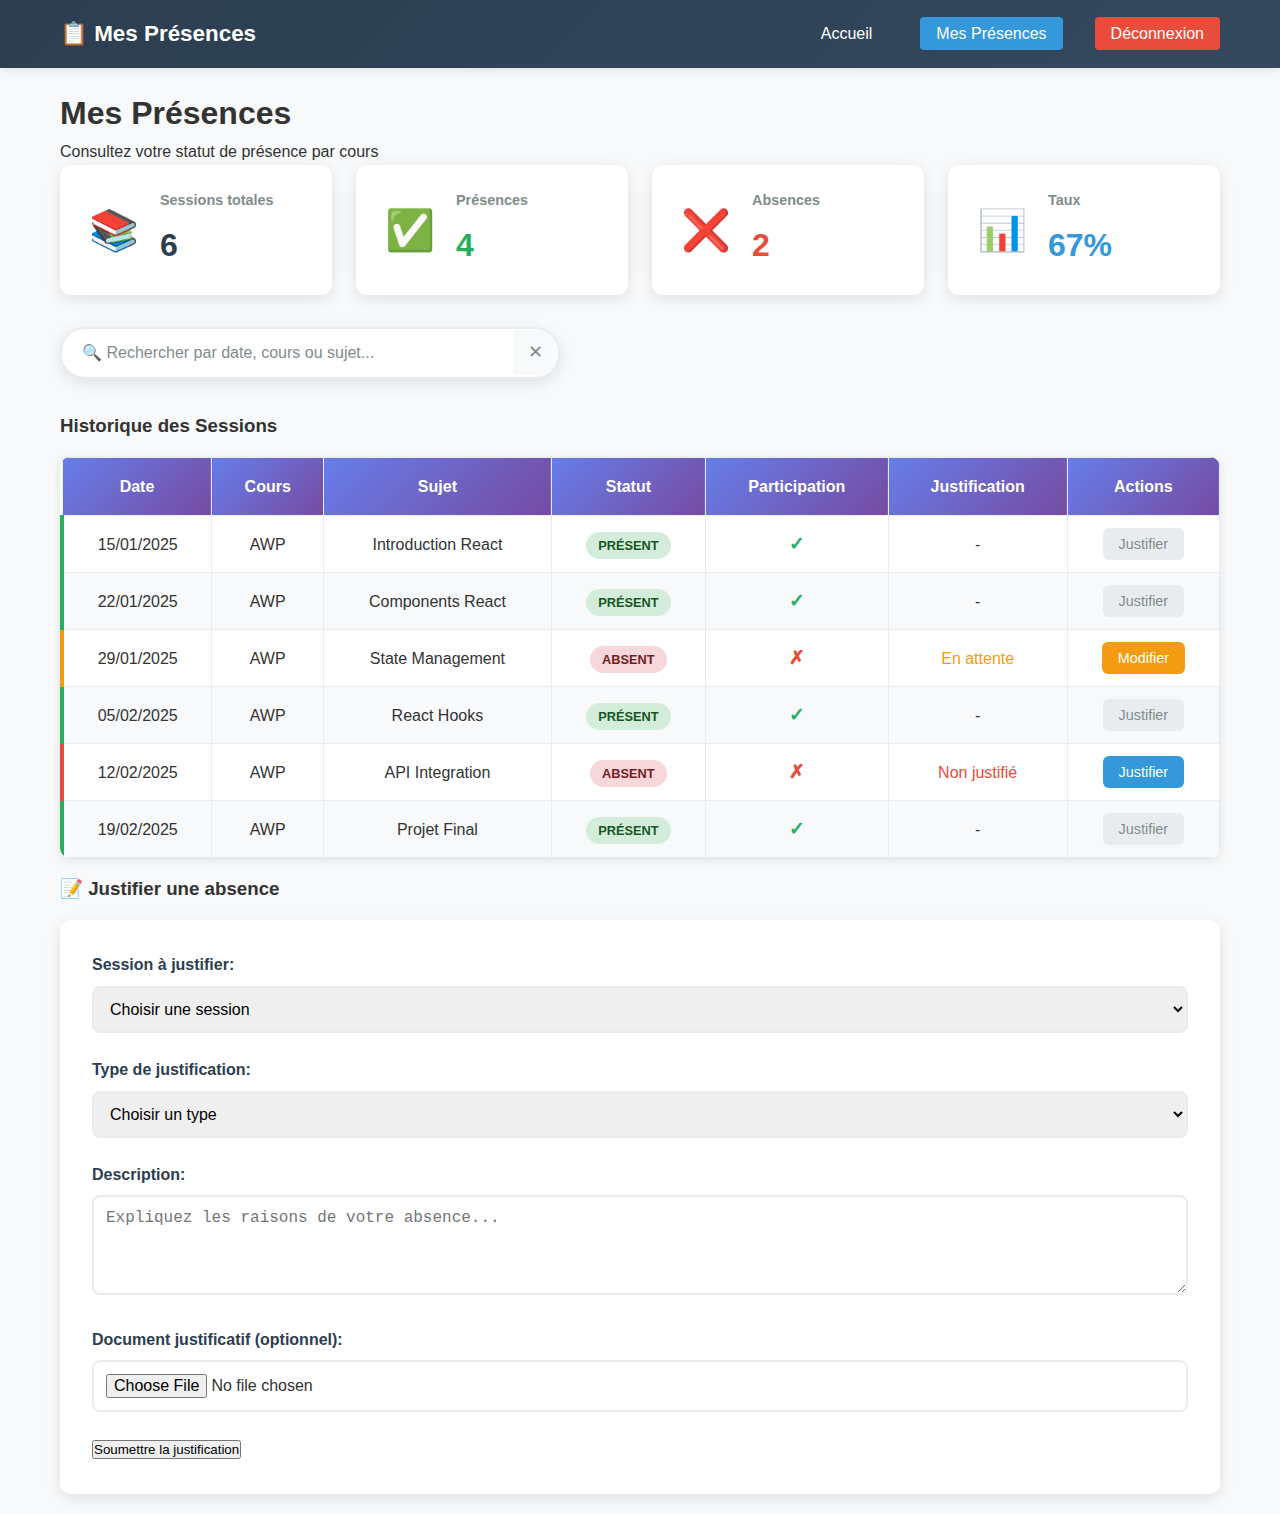
<file: student/student_attendance.html>
<!DOCTYPE html>
<html lang="fr">
<head>
    <meta charset="UTF-8">
    <meta name="viewport" content="width=device-width, initial-scale=1.0">
    <title>Mes Présences - Université d'Alger</title>
    <link rel="stylesheet" href="../css/style.css">
</head>
<body class="student-attendance">
    <nav class="navbar">
        <div class="nav-container">
            <div class="nav-logo">
                <h2>📋 Mes Présences</h2>
            </div>
            <ul class="nav-menu">
                <li class="nav-item"><a href="student_home.html" class="nav-link">Accueil</a></li>
                <li class="nav-item"><a href="student_attendance.html" class="nav-link active">Mes Présences</a></li>
                <li class="nav-item"><a href="#" class="nav-link logout" onclick="logout()">Déconnexion</a></li>
            </ul>
        </div>
    </nav>

    <main class="main-content">
        <div class="container">
            <div class="page-header">
                <h1>Mes Présences</h1>
                <p>Consultez votre statut de présence par cours</p>
            </div>

            <!-- Statistiques améliorées -->
            <div class="stats-grid">
                <div class="stat-card">
                    <div class="stat-icon">📚</div>
                    <div class="stat-content">
                        <h3>Sessions totales</h3>
                        <div class="stat-number">6</div>
                    </div>
                </div>
                <div class="stat-card">
                    <div class="stat-icon">✅</div>
                    <div class="stat-content">
                        <h3>Présences</h3>
                        <div class="stat-number" style="color: #27ae60;">4</div>
                    </div>
                </div>
                <div class="stat-card">
                    <div class="stat-icon">❌</div>
                    <div class="stat-content">
                        <h3>Absences</h3>
                        <div class="stat-number" style="color: #e74c3c;">2</div>
                    </div>
                </div>
                <div class="stat-card">
                    <div class="stat-icon">📊</div>
                    <div class="stat-content">
                        <h3>Taux</h3>
                        <div class="stat-number" style="color: #3498db;">67%</div>
                    </div>
                </div>
            </div>

            <!-- Barre de recherche -->
            <div class="search-container">
                <div class="search-box">
                    <input type="text" id="sessionSearch" placeholder="🔍 Rechercher par date, cours ou sujet...">
                    <button class="clear-search" onclick="clearSearch()">✕</button>
                </div>
            </div>

            <!-- Détail des sessions -->
            <div class="sessions-detail">
                <h3>Historique des Sessions</h3>
                <div class="table-container">
                    <table class="attendance-table improved-table">
                        <thead>
                            <tr>
                                <th>Date</th>
                                <th>Cours</th>
                                <th>Sujet</th>
                                <th>Statut</th>
                                <th>Participation</th>
                                <th>Justification</th>
                                <th>Actions</th>
                            </tr>
                        </thead>
                        <tbody id="sessionsTable">
                            <tr class="session-row present">
                                <td>15/01/2025</td>
                                <td>AWP</td>
                                <td>Introduction React</td>
                                <td><span class="status-badge present">Présent</span></td>
                                <td><span class="participation-good">✓</span></td>
                                <td>-</td>
                                <td><button class="btn-small" disabled>Justifier</button></td>
                            </tr>
                            <tr class="session-row present">
                                <td>22/01/2025</td>
                                <td>AWP</td>
                                <td>Components React</td>
                                <td><span class="status-badge present">Présent</span></td>
                                <td><span class="participation-good">✓</span></td>
                                <td>-</td>
                                <td><button class="btn-small" disabled>Justifier</button></td>
                            </tr>
                            <tr class="session-row absent pending">
                                <td>29/01/2025</td>
                                <td>AWP</td>
                                <td>State Management</td>
                                <td><span class="status-badge absent">Absent</span></td>
                                <td><span class="participation-bad">✗</span></td>
                                <td><span class="justification-pending">En attente</span></td>
                                <td><button class="btn-small btn-warning" onclick="justifyAbsence(1)">Modifier</button></td>
                            </tr>
                            <tr class="session-row present">
                                <td>05/02/2025</td>
                                <td>AWP</td>
                                <td>React Hooks</td>
                                <td><span class="status-badge present">Présent</span></td>
                                <td><span class="participation-good">✓</span></td>
                                <td>-</td>
                                <td><button class="btn-small" disabled>Justifier</button></td>
                            </tr>
                            <tr class="session-row absent">
                                <td>12/02/2025</td>
                                <td>AWP</td>
                                <td>API Integration</td>
                                <td><span class="status-badge absent">Absent</span></td>
                                <td><span class="participation-bad">✗</span></td>
                                <td><span class="justification-none">Non justifié</span></td>
                                <td><button class="btn-small btn-primary" onclick="justifyAbsence(2)">Justifier</button></td>
                            </tr>
                            <tr class="session-row present">
                                <td>19/02/2025</td>
                                <td>AWP</td>
                                <td>Projet Final</td>
                                <td><span class="status-badge present">Présent</span></td>
                                <td><span class="participation-good">✓</span></td>
                                <td>-</td>
                                <td><button class="btn-small" disabled>Justifier</button></td>
                            </tr>
                        </tbody>
                    </table>
                </div>
            </div>

            <!-- Formulaire de justification -->
            <div class="justification-section">
                <h3>📝 Justifier une absence</h3>
                <form id="justificationForm" class="justification-form">
                    <div class="form-row">
                        <div class="form-group">
                            <label for="sessionSelect">Session à justifier:</label>
                            <select id="sessionSelect" required>
                                <option value="">Choisir une session</option>
                                <option value="1">29/01/2025 - State Management</option>
                                <option value="2">12/02/2025 - API Integration</option>
                            </select>
                        </div>
                        <div class="form-group">
                            <label for="justificationType">Type de justification:</label>
                            <select id="justificationType" required>
                                <option value="">Choisir un type</option>
                                <option value="medical">Médical</option>
                                <option value="personal">Personnel</option>
                                <option value="academic">Académique</option>
                                <option value="other">Autre</option>
                            </select>
                        </div>
                    </div>
                    <div class="form-group">
                        <label for="justificationText">Description:</label>
                        <textarea id="justificationText" placeholder="Expliquez les raisons de votre absence..." required></textarea>
                    </div>
                    <div class="form-group">
                        <label for="supportingDoc">Document justificatif (optionnel):</label>
                        <input type="file" id="supportingDoc" accept=".pdf,.jpg,.png">
                    </div>
                    <button type="submit" class="btn-primary">Soumettre la justification</button>
                </form>
            </div>
        </div>
    </main>

    <script src="../js/student_attendance.js"></script>
</body>
</html>
</file>
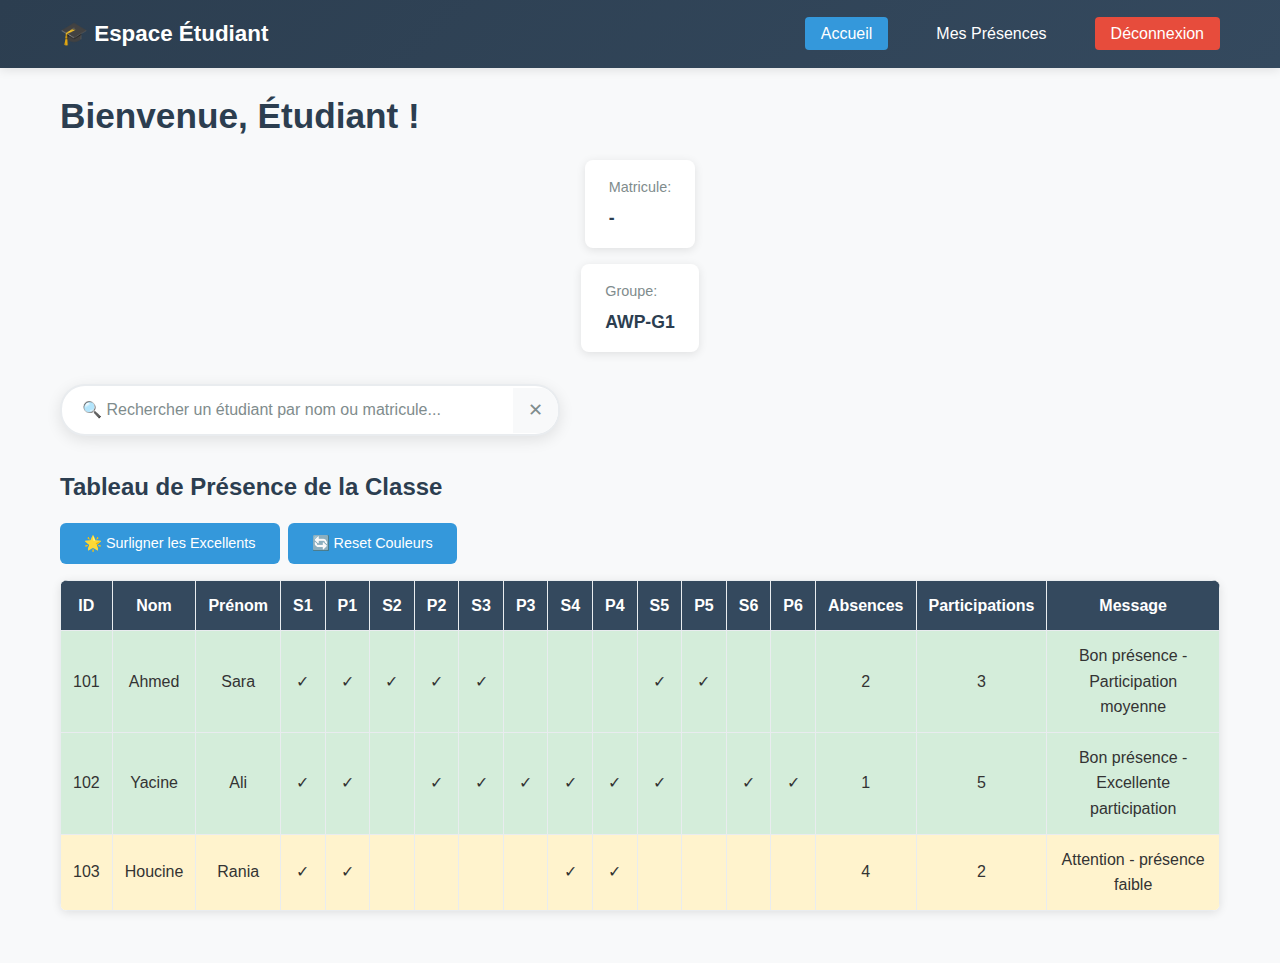
<file: student/student_home.html>
<!DOCTYPE html>
<html lang="fr">
<head>
    <meta charset="UTF-8">
    <meta name="viewport" content="width=device-width, initial-scale=1.0">
    <title>Espace Étudiant - Université d'Alger</title>
    <link rel="stylesheet" href="../css/style.css">
    <script src="https://code.jquery.com/jquery-3.6.0.min.js"></script>
</head>
<body class="student-dashboard">
    <nav class="navbar">
        <div class="nav-container">
            <div class="nav-logo">
                <h2>🎓 Espace Étudiant</h2>
            </div>
            <ul class="nav-menu">
                <li class="nav-item"><a href="student_home.html" class="nav-link active">Accueil</a></li>
                <li class="nav-item"><a href="student_attendance.html" class="nav-link">Mes Présences</a></li>
                <li class="nav-item"><a href="#" class="nav-link logout" onclick="logout()">Déconnexion</a></li>
            </ul>
        </div>
    </nav>

    <main class="main-content">
        <div class="container">
            <div class="dashboard-header">
                <h1>Bienvenue, <span id="studentName">Étudiant</span> !</h1>
                <div class="student-info">
                    <div class="info-card">
                        <span class="info-label">Matricule:</span>
                        <span class="info-value" id="studentMatricule">-</span>
                    </div>
                    <div class="info-card">
                        <span class="info-label">Groupe:</span>
                        <span class="info-value">AWP-G1</span>
                    </div>
                </div>
            </div>

            <!-- Barre de recherche -->
            <div class="search-container">
                <div class="search-box">
                    <input type="text" id="studentSearch" placeholder="🔍 Rechercher un étudiant par nom ou matricule...">
                    <button class="clear-search" onclick="clearSearch()">✕</button>
                </div>
            </div>

            <!-- Tableau de présence de l'étudiant -->
            <section class="attendance-section">
                <h2>Tableau de Présence de la Classe</h2>
                
                <div class="controls">
                    <button id="highlightExcellent" class="btn">🌟 Surligner les Excellents</button>
                    <button id="resetColors" class="btn">🔄 Reset Couleurs</button>
                </div>

                <div class="table-container">
                    <table id="studentAttendanceTable" class="attendance-table">
                        <thead>
                            <tr>
                                <th>ID</th>
                                <th>Nom</th>
                                <th>Prénom</th>
                                <th>S1</th><th>P1</th>
                                <th>S2</th><th>P2</th>
                                <th>S3</th><th>P3</th>
                                <th>S4</th><th>P4</th>
                                <th>S5</th><th>P5</th>
                                <th>S6</th><th>P6</th>
                                <th>Absences</th>
                                <th>Participations</th>
                                <th>Message</th>
                            </tr>
                        </thead>
                        <tbody id="attendanceTableBody">
                            <!-- Rempli dynamiquement -->
                        </tbody>
                    </table>
                </div>
            </section>
        </div>
    </main>

    <script src="../js/student.js"></script>
</body>
</html>
</file>
<file: css/login.css>
/* Styles pour la page de login */
* {
    margin: 0;
    padding: 0;
    box-sizing: border-box;
}

body {
    font-family: 'Segoe UI', Tahoma, Geneva, Verdana, sans-serif;
    background: linear-gradient(135deg, #667eea 0%, #764ba2 100%);
    min-height: 100vh;
    display: flex;
    align-items: center;
    justify-content: center;
    padding: 20px;
}

.login-container {
    background: white;
    padding: 3rem;
    border-radius: 20px;
    box-shadow: 0 20px 40px rgba(0,0,0,0.1);
    width: 100%;
    max-width: 500px;
    text-align: center;
}

.login-header {
    margin-bottom: 2rem;
}

.university-logo {
    display: flex;
    align-items: center;
    justify-content: center;
    gap: 1rem;
    margin-bottom: 1rem;
}

.logo-icon {
    font-size: 3rem;
}

.login-header h1 {
    color: #2c3e50;
    margin-bottom: 0.5rem;
    font-size: 2rem;
}

.login-header h2 {
    color: #7f8c8d;
    font-size: 1.1rem;
    font-weight: normal;
}

.role-selection h3 {
    color: #2c3e50;
    margin-bottom: 1.5rem;
    font-size: 1.3rem;
}

.role-buttons {
    display: flex;
    flex-direction: column;
    gap: 1rem;
    margin-bottom: 2rem;
}

.role-btn {
    display: flex;
    align-items: center;
    gap: 1rem;
    padding: 1.5rem;
    border: 2px solid #e9ecef;
    border-radius: 15px;
    background: white;
    cursor: pointer;
    transition: all 0.3s ease;
    width: 100%;
    text-align: left;
}

.role-btn:hover {
    transform: translateY(-3px);
    box-shadow: 0 10px 25px rgba(0,0,0,0.1);
}

.student-btn:hover {
    border-color: #3498db;
    background: linear-gradient(135deg, #ebf5fb, #ffffff);
}

.professor-btn:hover {
    border-color: #e74c3c;
    background: linear-gradient(135deg, #fbebea, #ffffff);
}

.admin-btn:hover {
    border-color: #27ae60;
    background: linear-gradient(135deg, #eafaf1, #ffffff);
}

.role-icon {
    font-size: 2rem;
    width: 50px;
    text-align: center;
}

.role-info {
    display: flex;
    flex-direction: column;
}

.role-title {
    font-size: 1.2rem;
    font-weight: 700;
    color: #2c3e50;
    margin-bottom: 0.3rem;
}

.role-desc {
    font-size: 0.9rem;
    color: #7f8c8d;
}

/* Formulaire de login */
.login-form {
    text-align: left;
    animation: fadeIn 0.5s ease;
}

@keyframes fadeIn {
    from { opacity: 0; transform: translateY(20px); }
    to { opacity: 1; transform: translateY(0); }
}

.login-form h3 {
    text-align: center;
    color: #2c3e50;
    margin-bottom: 1.5rem;
    font-size: 1.4rem;
}

.form-group {
    margin-bottom: 1.2rem;
}

.form-group label {
    display: block;
    margin-bottom: 0.5rem;
    font-weight: 600;
    color: #2c3e50;
}

.form-group input {
    width: 100%;
    padding: 12px 15px;
    border: 2px solid #e9ecef;
    border-radius: 8px;
    font-size: 1rem;
    transition: border-color 0.3s;
}

.form-group input:focus {
    outline: none;
    border-color: #3498db;
    box-shadow: 0 0 0 3px rgba(52, 152, 219, 0.1);
}

.btn-login {
    width: 100%;
    padding: 15px;
    background: linear-gradient(135deg, #3498db, #2980b9);
    color: white;
    border: none;
    border-radius: 8px;
    font-size: 1.1rem;
    font-weight: 600;
    cursor: pointer;
    transition: all 0.3s ease;
    margin: 1.5rem 0 1rem 0;
}

.btn-login:hover {
    background: linear-gradient(135deg, #2980b9, #1f6397);
    transform: translateY(-2px);
    box-shadow: 0 5px 15px rgba(52, 152, 219, 0.3);
}

.btn-back {
    background: none;
    border: none;
    color: #7f8c8d;
    cursor: pointer;
    font-size: 0.9rem;
    text-decoration: underline;
}

.btn-back:hover {
    color: #3498db;
}

.message {
    padding: 1rem;
    border-radius: 8px;
    margin-top: 1rem;
    text-align: center;
    font-weight: 500;
}

.message.success {
    background: #d4edda;
    color: #155724;
    border: 1px solid #c3e6cb;
}

.message.error {
    background: #f8d7da;
    color: #721c24;
    border: 1px solid #f5c6cb;
}

/* Responsive */
@media (max-width: 480px) {
    .login-container {
        padding: 2rem 1.5rem;
        margin: 10px;
    }
    
    .login-header h1 {
        font-size: 1.6rem;
    }
    
    .role-btn {
        padding: 1.2rem;
    }
    
    .role-icon {
        font-size: 1.6rem;
    }
    
    .role-title {
        font-size: 1.1rem;
    }
}
</file>
<file: css/style.css>
/* Reset et styles de base */
* {
    margin: 0;
    padding: 0;
    box-sizing: border-box;
}

body {
    font-family: 'Segoe UI', Tahoma, Geneva, Verdana, sans-serif;
    line-height: 1.6;
    color: #333;
    background-color: #f8f9fa;
}

.container {
    max-width: 1200px;
    margin: 0 auto;
    padding: 20px;
}

/* Navigation Bar */
.navbar {
    background: linear-gradient(135deg, #2c3e50, #34495e);
    padding: 1rem 0;
    box-shadow: 0 2px 10px rgba(0,0,0,0.1);
}

.nav-container {
    max-width: 1200px;
    margin: 0 auto;
    display: flex;
    justify-content: space-between;
    align-items: center;
    padding: 0 20px;
}

.nav-logo h2 {
    color: white;
    font-size: 1.4rem;
}

.nav-menu {
    display: flex;
    list-style: none;
    gap: 2rem;
}

.nav-link {
    color: white;
    text-decoration: none;
    padding: 0.5rem 1rem;
    border-radius: 4px;
    transition: background-color 0.3s;
}

.nav-link:hover,
.nav-link.active {
    background-color: #3498db;
}

.nav-link.logout {
    background-color: #e74c3c;
}

.nav-link.logout:hover {
    background-color: #c0392b;
}

/* En-têtes */
.dashboard-header {
    margin-bottom: 2rem;
}

.dashboard-header h1 {
    color: #2c3e50;
    margin-bottom: 0.5rem;
    font-size: 2.2rem;
}

.dashboard-header p {
    color: #7f8c8d;
    font-size: 1.1rem;
}

/* Cartes d'information */
.student-info {
    display: flex;
    gap: 1rem;
    margin-top: 1rem;
}

.info-card {
    background: white;
    padding: 1rem 1.5rem;
    border-radius: 8px;
    box-shadow: 0 2px 10px rgba(0,0,0,0.1);
}

.info-label {
    display: block;
    font-size: 0.9rem;
    color: #7f8c8d;
    margin-bottom: 0.3rem;
}

.info-value {
    font-size: 1.1rem;
    font-weight: 600;
    color: #2c3e50;
}

/* Cartes de statistiques */
.stats-grid {
    display: grid;
    grid-template-columns: repeat(auto-fit, minmax(250px, 1fr));
    gap: 1.5rem;
    margin-bottom: 2rem;
}

.stat-card {
    background: white;
    padding: 1.5rem;
    border-radius: 10px;
    box-shadow: 0 4px 15px rgba(0,0,0,0.1);
    display: flex;
    align-items: center;
    gap: 1rem;
    transition: transform 0.3s ease;
}

.stat-card:hover {
    transform: translateY(-5px);
}

.stat-icon {
    font-size: 2.5rem;
    width: 60px;
    text-align: center;
}

.stat-content h3 {
    color: #7f8c8d;
    font-size: 0.9rem;
    margin-bottom: 0.5rem;
}

.stat-number {
    font-size: 2rem;
    font-weight: bold;
    color: #2c3e50;
}

/* Actions rapides */
.quick-actions {
    margin-bottom: 2rem;
}

.actions-grid {
    display: grid;
    grid-template-columns: repeat(auto-fit, minmax(200px, 1fr));
    gap: 1rem;
}

.action-card {
    background: white;
    padding: 1.5rem;
    border-radius: 10px;
    box-shadow: 0 4px 15px rgba(0,0,0,0.1);
    text-align: center;
    cursor: pointer;
    transition: all 0.3s ease;
}

.action-card:hover {
    transform: translateY(-5px);
    box-shadow: 0 8px 25px rgba(0,0,0,0.15);
}

.action-icon {
    font-size: 2.5rem;
    margin-bottom: 1rem;
}

.action-card h3 {
    color: #2c3e50;
    margin-bottom: 0.5rem;
}

.action-card p {
    color: #7f8c8d;
    font-size: 0.9rem;
}

/* Sections de présence */
.attendance-section {
    margin-bottom: 2rem;
}

.attendance-section h2 {
    color: #2c3e50;
    margin-bottom: 1rem;
    font-size: 1.5rem;
}

/* Contrôles */
.controls {
    margin: 1rem 0;
    display: flex;
    gap: 0.5rem;
    flex-wrap: wrap;
}

.btn {
    background: #3498db;
    color: white;
    padding: 0.75rem 1.5rem;
    border: none;
    border-radius: 6px;
    cursor: pointer;
    font-size: 0.9rem;
    transition: all 0.3s ease;
}

.btn:hover {
    background: #2980b9;
    transform: translateY(-2px);
}

/* Tableaux */
.table-container {
    background: white;
    border-radius: 8px;
    box-shadow: 0 2px 10px rgba(0,0,0,0.1);
    overflow-x: auto;
    margin: 1rem 0;
}

.attendance-table {
    width: 100%;
    border-collapse: collapse;
}

.attendance-table th,
.attendance-table td {
    padding: 0.75rem;
    text-align: center;
    border: 1px solid #e9ecef;
}

.attendance-table th {
    background: #34495e;
    color: white;
    font-weight: 600;
}

.attendance-table tr:nth-child(even) {
    background: #f8f9fa;
}

/* Cellules modifiables pour le professeur */
.editable {
    cursor: pointer;
    transition: background-color 0.2s;
}

.editable:hover {
    background-color: #e3f2fd !important;
}

/* Couleurs de statut */
.status-good {
    background-color: #d4edda !important;
}

.status-warning {
    background-color: #fff3cd !important;
}

.status-danger {
    background-color: #f8d7da !important;
}

/* Section rapport */
.report-section {
    background: white;
    padding: 1.5rem;
    border-radius: 8px;
    box-shadow: 0 2px 10px rgba(0,0,0,0.1);
    margin-top: 1rem;
}

.report-stats {
    display: grid;
    grid-template-columns: repeat(auto-fit, minmax(150px, 1fr));
    gap: 1rem;
    margin-bottom: 1.5rem;
}

.stat-item {
    text-align: center;
    padding: 1rem;
    background: #f8f9fa;
    border-radius: 6px;
}

.stat-item h4 {
    color: #7f8c8d;
    margin-bottom: 0.5rem;
    font-size: 0.9rem;
}

/* Graphiques */
.chart-container {
    margin-top: 1.5rem;
}

.chart-bars {
    display: flex;
    justify-content: space-around;
    align-items: end;
    height: 200px;
    gap: 1rem;
    padding: 1rem;
}

.chart-bar {
    flex: 1;
    display: flex;
    flex-direction: column;
    align-items: center;
    position: relative;
    max-width: 100px;
}

.bar-fill {
    width: 40px;
    background: #3498db;
    border-radius: 4px 4px 0 0;
    transition: height 0.5s ease;
}

.chart-bar.total .bar-fill {
    background: #2c3e50;
}

.chart-bar.present .bar-fill {
    background: #27ae60;
}

.chart-bar.participation .bar-fill {
    background: #e67e22;
}

.chart-bar span {
    margin-top: 0.5rem;
    font-size: 0.8rem;
    font-weight: 600;
    color: #2c3e50;
}

/* Tooltips pour les graphiques */
.chart-bar {
    position: relative;
}

.chart-bar::before {
    content: attr(data-tooltip);
    position: absolute;
    bottom: 100%;
    left: 50%;
    transform: translateX(-50%);
    background: #2c3e50;
    color: white;
    padding: 0.5rem;
    border-radius: 4px;
    font-size: 0.8rem;
    white-space: nowrap;
    opacity: 0;
    pointer-events: none;
    transition: opacity 0.3s;
}

.chart-bar:hover::before {
    opacity: 1;
}

/* Liste des étudiants */
.recent-students {
    margin-top: 2rem;
}

.students-list {
    background: white;
    border-radius: 8px;
    box-shadow: 0 2px 10px rgba(0,0,0,0.1);
    padding: 1rem;
}

.student-item {
    display: flex;
    justify-content: space-between;
    align-items: center;
    padding: 1rem;
    border-bottom: 1px solid #e9ecef;
}

.student-item:last-child {
    border-bottom: none;
}

.student-info {
    display: flex;
    gap: 1rem;
    align-items: center;
}

.student-id {
    font-weight: 600;
    color: #2c3e50;
    background: #f8f9fa;
    padding: 0.25rem 0.5rem;
    border-radius: 4px;
}

.student-name {
    font-weight: 500;
}

.student-email {
    color: #7f8c8d;
    font-size: 0.9rem;
}

/* Responsive */
@media (max-width: 768px) {
    .container {
        padding: 15px;
    }

    .nav-container {
        flex-direction: column;
        gap: 1rem;
    }

    .nav-menu {
        flex-direction: column;
        gap: 0.5rem;
        width: 100%;
    }

    .nav-link {
        display: block;
        text-align: center;
    }

    .student-info {
        flex-direction: column;
        align-items: start;
    }

    .info-card {
        width: 100%;
    }

    .controls {
        flex-direction: column;
    }

    .stats-grid {
        grid-template-columns: 1fr;
    }

    .actions-grid {
        grid-template-columns: 1fr;
    }

    .attendance-table {
        font-size: 0.8rem;
    }

    .attendance-table th,
    .attendance-table td {
        padding: 0.5rem 0.25rem;
    }

    .chart-bars {
        flex-direction: column;
        height: auto;
        align-items: center;
    }

    .chart-bar {
        flex-direction: row;
        width: 100%;
        max-width: none;
        align-items: center;
    }

    .bar-fill {
        width: 100%;
        height: 40px !important;
        border-radius: 4px;
        margin-right: 1rem;
    }
}

@media (max-width: 480px) {
    .container {
        padding: 10px;
    }

    .dashboard-header h1 {
        font-size: 1.8rem;
    }

    .stat-card {
        padding: 1rem;
    }

    .stat-icon {
        font-size: 2rem;
    }

    .stat-number {
        font-size: 1.5rem;
    }
}
/* Barre de recherche */
.search-section {
    margin: 1.5rem 0;
}

.search-box {
    display: flex;
    max-width: 500px;
    background: white;
    border-radius: 8px;
    box-shadow: 0 2px 10px rgba(0,0,0,0.1);
    overflow: hidden;
}

.search-box input {
    flex: 1;
    padding: 12px 15px;
    border: none;
    outline: none;
    font-size: 1rem;
}

.search-box button {
    padding: 12px 15px;
    background: #f8f9fa;
    border: none;
    cursor: pointer;
    transition: background-color 0.3s;
}

.search-box button:hover {
    background: #e9ecef;
}

/* Responsive */
@media (max-width: 768px) {
    .search-box {
        max-width: 100%;
    }
    
    .search-box input {
        padding: 10px 12px;
    }
    
    .search-box button {
        padding: 10px 12px;
    }
}
/* Barre de recherche */
.search-container {
    margin: 2rem 0;
}

.search-box {
    display: flex;
    align-items: center;
    max-width: 500px;
    background: white;
    border-radius: 25px;
    box-shadow: 0 4px 15px rgba(0,0,0,0.1);
    overflow: hidden;
    border: 2px solid #e9ecef;
    transition: all 0.3s ease;
}

.search-box:focus-within {
    border-color: #3498db;
    box-shadow: 0 4px 20px rgba(52, 152, 219, 0.3);
    transform: translateY(-2px);
}

.search-box input {
    flex: 1;
    padding: 15px 20px;
    border: none;
    outline: none;
    font-size: 1rem;
    background: transparent;
}

.search-box input::placeholder {
    color: #7f8c8d;
}

.clear-search {
    padding: 15px 20px;
    background: transparent;
    border: none;
    cursor: pointer;
    color: #7f8c8d;
    font-size: 1.1rem;
    transition: color 0.3s;
}

.clear-search:hover {
    color: #e74c3c;
    transform: scale(1.1);
}
/* Améliorations pour la page Mes Présences */
.improved-table {
    border-radius: 10px;
    overflow: hidden;
    box-shadow: 0 4px 15px rgba(0,0,0,0.1);
}

.improved-table th {
    background: linear-gradient(135deg, #667eea 0%, #764ba2 100%);
    color: white;
    font-weight: 600;
    padding: 1rem;
    text-align: center;
}

.improved-table td {
    padding: 0.75rem;
    text-align: center;
    border-bottom: 1px solid #e9ecef;
}

.session-row:hover {
    background-color: #f8f9fa;
    transform: translateY(-1px);
    transition: all 0.2s ease;
}

.session-row.present {
    border-left: 4px solid #27ae60;
}

.session-row.absent {
    border-left: 4px solid #e74c3c;
}

.session-row.pending {
    border-left: 4px solid #f39c12;
}

/* Badges améliorés */
.status-badge {
    padding: 6px 12px;
    border-radius: 20px;
    font-size: 0.8rem;
    font-weight: 600;
    text-transform: uppercase;
}

.status-badge.present {
    background: #d4edda;
    color: #155724;
}

.status-badge.absent {
    background: #f8d7da;
    color: #721c24;
}

/* Participation */
.participation-good {
    color: #27ae60;
    font-weight: bold;
    font-size: 1.2rem;
}

.participation-bad {
    color: #e74c3c;
    font-weight: bold;
    font-size: 1.2rem;
}

/* Justification */
.justification-pending {
    color: #f39c12;
    font-weight: 500;
}

.justification-none {
    color: #e74c3c;
    font-weight: 500;
}

/* Formulaire de justification amélioré */
.justification-form {
    background: white;
    padding: 2rem;
    border-radius: 10px;
    box-shadow: 0 4px 15px rgba(0,0,0,0.1);
    margin-top: 1rem;
}

.justification-form .form-group {
    margin-bottom: 1.5rem;
}

.justification-form label {
    display: block;
    margin-bottom: 0.5rem;
    font-weight: 600;
    color: #2c3e50;
}

.justification-form input,
.justification-form select,
.justification-form textarea {
    width: 100%;
    padding: 12px;
    border: 2px solid #e9ecef;
    border-radius: 8px;
    font-size: 1rem;
    transition: border-color 0.3s;
}

.justification-form input:focus,
.justification-form select:focus,
.justification-form textarea:focus {
    outline: none;
    border-color: #3498db;
    box-shadow: 0 0 0 3px rgba(52, 152, 219, 0.1);
}

.justification-form textarea {
    resize: vertical;
    min-height: 100px;
}

/* Boutons améliorés */
.btn-small {
    padding: 8px 16px;
    border: none;
    border-radius: 6px;
    cursor: pointer;
    font-size: 0.9rem;
    transition: all 0.3s ease;
}

.btn-small:disabled {
    background: #e9ecef;
    color: #7f8c8d;
    cursor: not-allowed;
}

.btn-small.btn-primary {
    background: #3498db;
    color: white;
}

.btn-small.btn-primary:hover {
    background: #2980b9;
    transform: translateY(-1px);
}

.btn-small.btn-warning {
    background: #f39c12;
    color: white;
}

.btn-small.btn-warning:hover {
    background: #e67e22;
    transform: translateY(-1px);
}
/* Page Gestion Étudiants Améliorée */
.admin-students .page-header {
    display: flex;
    justify-content: space-between;
    align-items: flex-start;
    margin-bottom: 2rem;
    flex-wrap: wrap;
    gap: 1rem;
}

.header-content h1 {
    color: #2c3e50;
    margin-bottom: 0.5rem;
    font-size: 2.2rem;
}

.header-content p {
    color: #7f8c8d;
    font-size: 1.1rem;
    margin: 0;
}

.header-actions {
    display: flex;
    gap: 1rem;
    flex-wrap: wrap;
}

/* Section Filtres */
.filters-section {
    background: white;
    padding: 1.5rem;
    border-radius: 12px;
    box-shadow: 0 2px 10px rgba(0,0,0,0.1);
    margin-bottom: 1.5rem;
    display: flex;
    flex-wrap: wrap;
    gap: 1.5rem;
    align-items: flex-end;
}

.search-container {
    flex: 1;
    min-width: 300px;
}

.filter-group {
    display: flex;
    gap: 1rem;
    flex-wrap: wrap;
}

.filter-select {
    padding: 10px 15px;
    border: 2px solid #e9ecef;
    border-radius: 8px;
    background: white;
    font-size: 0.9rem;
    min-width: 150px;
}

.filter-select:focus {
    outline: none;
    border-color: #3498db;
}

/* Section Tableau */
.table-section {
    background: white;
    border-radius: 12px;
    box-shadow: 0 2px 10px rgba(0,0,0,0.1);
    overflow: hidden;
}

.table-header {
    display: flex;
    justify-content: space-between;
    align-items: center;
    padding: 1.5rem;
    border-bottom: 1px solid #e9ecef;
    background: #f8f9fa;
}

.table-header h3 {
    margin: 0;
    color: #2c3e50;
}

.table-info {
    color: #7f8c8d;
    font-size: 0.9rem;
}

/* Tableau amélioré */
.students-table {
    width: 100%;
    border-collapse: collapse;
}

.students-table th {
    background: #34495e;
    color: white;
    padding: 1rem;
    text-align: left;
    font-weight: 600;
    border-bottom: 2px solid #2c3e50;
}

.students-table td {
    padding: 1rem;
    border-bottom: 1px solid #e9ecef;
    vertical-align: middle;
}

.students-table tbody tr:hover {
    background-color: #f8f9fa;
    transform: translateY(-1px);
    transition: all 0.2s ease;
}

/* Checkboxes */
.checkbox-container {
    display: block;
    position: relative;
    cursor: pointer;
}

.checkbox-container input {
    opacity: 0;
    position: absolute;
}

.checkmark {
    display: block;
    width: 18px;
    height: 18px;
    border: 2px solid #ddd;
    border-radius: 3px;
    position: relative;
    transition: all 0.3s ease;
}

.checkbox-container input:checked ~ .checkmark {
    background: #3498db;
    border-color: #3498db;
}

.checkbox-container input:checked ~ .checkmark:after {
    content: '✓';
    position: absolute;
    color: white;
    font-size: 12px;
    top: 50%;
    left: 50%;
    transform: translate(-50%, -50%);
}

/* Avatar étudiant */
.student-avatar {
    width: 40px;
    height: 40px;
    border-radius: 50%;
    background: linear-gradient(135deg, #667eea 0%, #764ba2 100%);
    color: white;
    display: flex;
    align-items: center;
    justify-content: center;
    font-weight: bold;
    font-size: 0.9rem;
    margin-right: 1rem;
}

.student-info {
    display: flex;
    flex-direction: column;
}

.student-name {
    font-weight: 600;
    color: #2c3e50;
    margin-bottom: 2px;
}

.student-details {
    font-size: 0.8rem;
    color: #7f8c8d;
}

/* Badges */
.faculty-badge {
    padding: 4px 8px;
    border-radius: 12px;
    font-size: 0.8rem;
    font-weight: 500;
}

.faculty-badge.info {
    background: #d6eaf8;
    color: #2c3e50;
}

.faculty-badge.math {
    background: #fadbd8;
    color: #c0392b;
}

/* Barre de progression */
.attendance-progress {
    display: flex;
    align-items: center;
    gap: 0.5rem;
}

.progress-bar {
    flex: 1;
    height: 6px;
    background: #e9ecef;
    border-radius: 3px;
    overflow: hidden;
}

.progress-fill {
    height: 100%;
    border-radius: 3px;
    transition: width 0.3s ease;
}

.progress-text {
    font-size: 0.8rem;
    font-weight: 600;
    color: #2c3e50;
    min-width: 35px;
}

/* Badges de statut */
.status-badge {
    padding: 6px 12px;
    border-radius: 20px;
    font-size: 0.8rem;
    font-weight: 600;
    text-transform: uppercase;
}

.status-badge.good {
    background: #d4edda;
    color: #155724;
}

.status-badge.warning {
    background: #fff3cd;
    color: #856404;
}

.status-badge.danger {
    background: #f8d7da;
    color: #721c24;
}

/* Boutons d'action */
.action-buttons {
    display: flex;
    gap: 0.5rem;
}

.btn-icon {
    background: none;
    border: none;
    padding: 6px;
    border-radius: 4px;
    cursor: pointer;
    font-size: 1rem;
    transition: all 0.3s ease;
}

.btn-icon.edit:hover {
    background: #3498db;
    color: white;
}

.btn-icon.delete:hover {
    background: #e74c3c;
    color: white;
}

.btn-icon.view:hover {
    background: #27ae60;
    color: white;
}

/* Pagination améliorée */
.pagination {
    display: flex;
    justify-content: space-between;
    align-items: center;
    padding: 1.5rem;
    border-top: 1px solid #e9ecef;
    background: #f8f9fa;
}

.pagination-info {
    color: #7f8c8d;
    font-size: 0.9rem;
}

.pagination-controls {
    display: flex;
    align-items: center;
    gap: 1rem;
}

.pagination-btn {
    display: flex;
    align-items: center;
    gap: 0.5rem;
    padding: 8px 16px;
    border: 1px solid #e9ecef;
    background: white;
    border-radius: 6px;
    cursor: pointer;
    transition: all 0.3s ease;
}

.pagination-btn:hover:not(:disabled) {
    background: #3498db;
    color: white;
    border-color: #3498db;
}

.pagination-btn:disabled {
    opacity: 0.5;
    cursor: not-allowed;
}

.pagination-pages {
    display: flex;
    gap: 0.25rem;
}

.page-number {
    padding: 8px 12px;
    border: 1px solid #e9ecef;
    background: white;
    border-radius: 4px;
    cursor: pointer;
    transition: all 0.3s ease;
}

.page-number:hover {
    background: #f8f9fa;
}

.page-number.active {
    background: #3498db;
    color: white;
    border-color: #3498db;
}

/* Responsive */
@media (max-width: 768px) {
    .admin-students .page-header {
        flex-direction: column;
        align-items: stretch;
    }
    
    .header-actions {
        justify-content: center;
    }
    
    .filters-section {
        flex-direction: column;
        align-items: stretch;
    }
    
    .search-container {
        min-width: auto;
    }
    
    .filter-group {
        justify-content: center;
    }
    
    .pagination {
        flex-direction: column;
        gap: 1rem;
        text-align: center;
    }
    
    .students-table {
        font-size: 0.8rem;
    }
    
    .student-info {
        min-width: 120px;
    }
}
/* Pages Professor Session et Attendance */
.professor-session .session-form-container,
.professor-attendance .sessions-history {
    display: grid;
    gap: 2rem;
    margin-top: 2rem;
}

.professor-session .session-form-container {
    grid-template-columns: 2fr 1fr;
}

.form-card,
.session-preview {
    background: white;
    padding: 2rem;
    border-radius: 12px;
    box-shadow: 0 4px 15px rgba(0,0,0,0.1);
}

.form-card h3,
.session-preview h3 {
    color: #2c3e50;
    margin-bottom: 1.5rem;
    font-size: 1.3rem;
}

.preview-card {
    background: #f8f9fa;
    padding: 1.5rem;
    border-radius: 8px;
    border-left: 4px solid #3498db;
}

.preview-item {
    display: flex;
    justify-content: between;
    margin-bottom: 0.8rem;
    padding-bottom: 0.8rem;
    border-bottom: 1px solid #e9ecef;
}

.preview-item:last-child {
    margin-bottom: 0;
    padding-bottom: 0;
    border-bottom: none;
}

.preview-item strong {
    color: #2c3e50;
    min-width: 80px;
}

/* Sessions History */
.sessions-list {
    display: flex;
    flex-direction: column;
    gap: 1rem;
}

.session-card {
    background: white;
    padding: 1.5rem;
    border-radius: 10px;
    box-shadow: 0 2px 10px rgba(0,0,0,0.1);
    border-left: 4px solid #3498db;
}

.session-header {
    display: flex;
    justify-content: space-between;
    align-items: flex-start;
    margin-bottom: 1rem;
}

.session-info h4 {
    color: #2c3e50;
    margin-bottom: 0.5rem;
}

.session-info p {
    color: #7f8c8d;
    margin: 0;
}

.session-stats {
    display: flex;
    gap: 1rem;
}

.attendance-rate,
.participation-rate {
    padding: 4px 8px;
    border-radius: 12px;
    font-size: 0.8rem;
    font-weight: 600;
}

.attendance-rate {
    background: #d4edda;
    color: #155724;
}

.participation-rate {
    background: #fff3cd;
    color: #856404;
}

.session-actions {
    display: flex;
    gap: 0.5rem;
    justify-content: flex-end;
}

/* Responsive */
@media (max-width: 768px) {
    .professor-session .session-form-container {
        grid-template-columns: 1fr;
    }
    
    .session-header {
        flex-direction: column;
        gap: 1rem;
    }
    
    .session-stats {
        align-self: flex-start;
    }
    
    .session-actions {
        justify-content: stretch;
    }
    
    .session-actions .btn {
        flex: 1;
    }
}
/* Section Ajout Étudiant Intégrée */
.add-student-section {
    background: white;
    border-radius: 12px;
    box-shadow: 0 4px 15px rgba(0,0,0,0.1);
    margin-top: 2rem;
    overflow: hidden;
}

.add-student-section .section-header {
    background: linear-gradient(135deg, #667eea 0%, #764ba2 100%);
    color: white;
    padding: 1.5rem 2rem;
}

.add-student-section .section-header h2 {
    margin: 0 0 0.5rem 0;
    font-size: 1.4rem;
}

.add-student-section .section-header p {
    margin: 0;
    opacity: 0.9;
    font-size: 0.95rem;
}

/* Formulaire intégré */
.student-form {
    padding: 2rem;
}

.student-form .form-row {
    display: flex;
    gap: 1.5rem;
    margin-bottom: 1.5rem;
}

.student-form .form-group {
    flex: 1;
    margin-bottom: 0;
}

.student-form label {
    display: block;
    margin-bottom: 0.5rem;
    font-weight: 600;
    color: #2c3e50;
    font-size: 0.95rem;
}

.student-form input,
.student-form select {
    width: 100%;
    padding: 12px 15px;
    border: 2px solid #e9ecef;
    border-radius: 8px;
    font-size: 1rem;
    transition: all 0.3s ease;
    background: #f8f9fa;
}

.student-form input:focus,
.student-form select:focus {
    outline: none;
    border-color: #3498db;
    background: white;
    box-shadow: 0 0 0 3px rgba(52, 152, 219, 0.1);
}

.student-form input::placeholder {
    color: #a0a0a0;
}

.student-form .form-actions {
    display: flex;
    gap: 1rem;
    justify-content: flex-start;
    margin-top: 2rem;
    padding-top: 1.5rem;
    border-top: 1px solid #e9ecef;
}

/* Responsive */
@media (max-width: 768px) {
    .student-form .form-row {
        flex-direction: column;
        gap: 0;
    }
    
    .student-form .form-actions {
        flex-direction: column;
    }
    
    .student-form .btn {
        width: 100%;
    }
}
</file>
